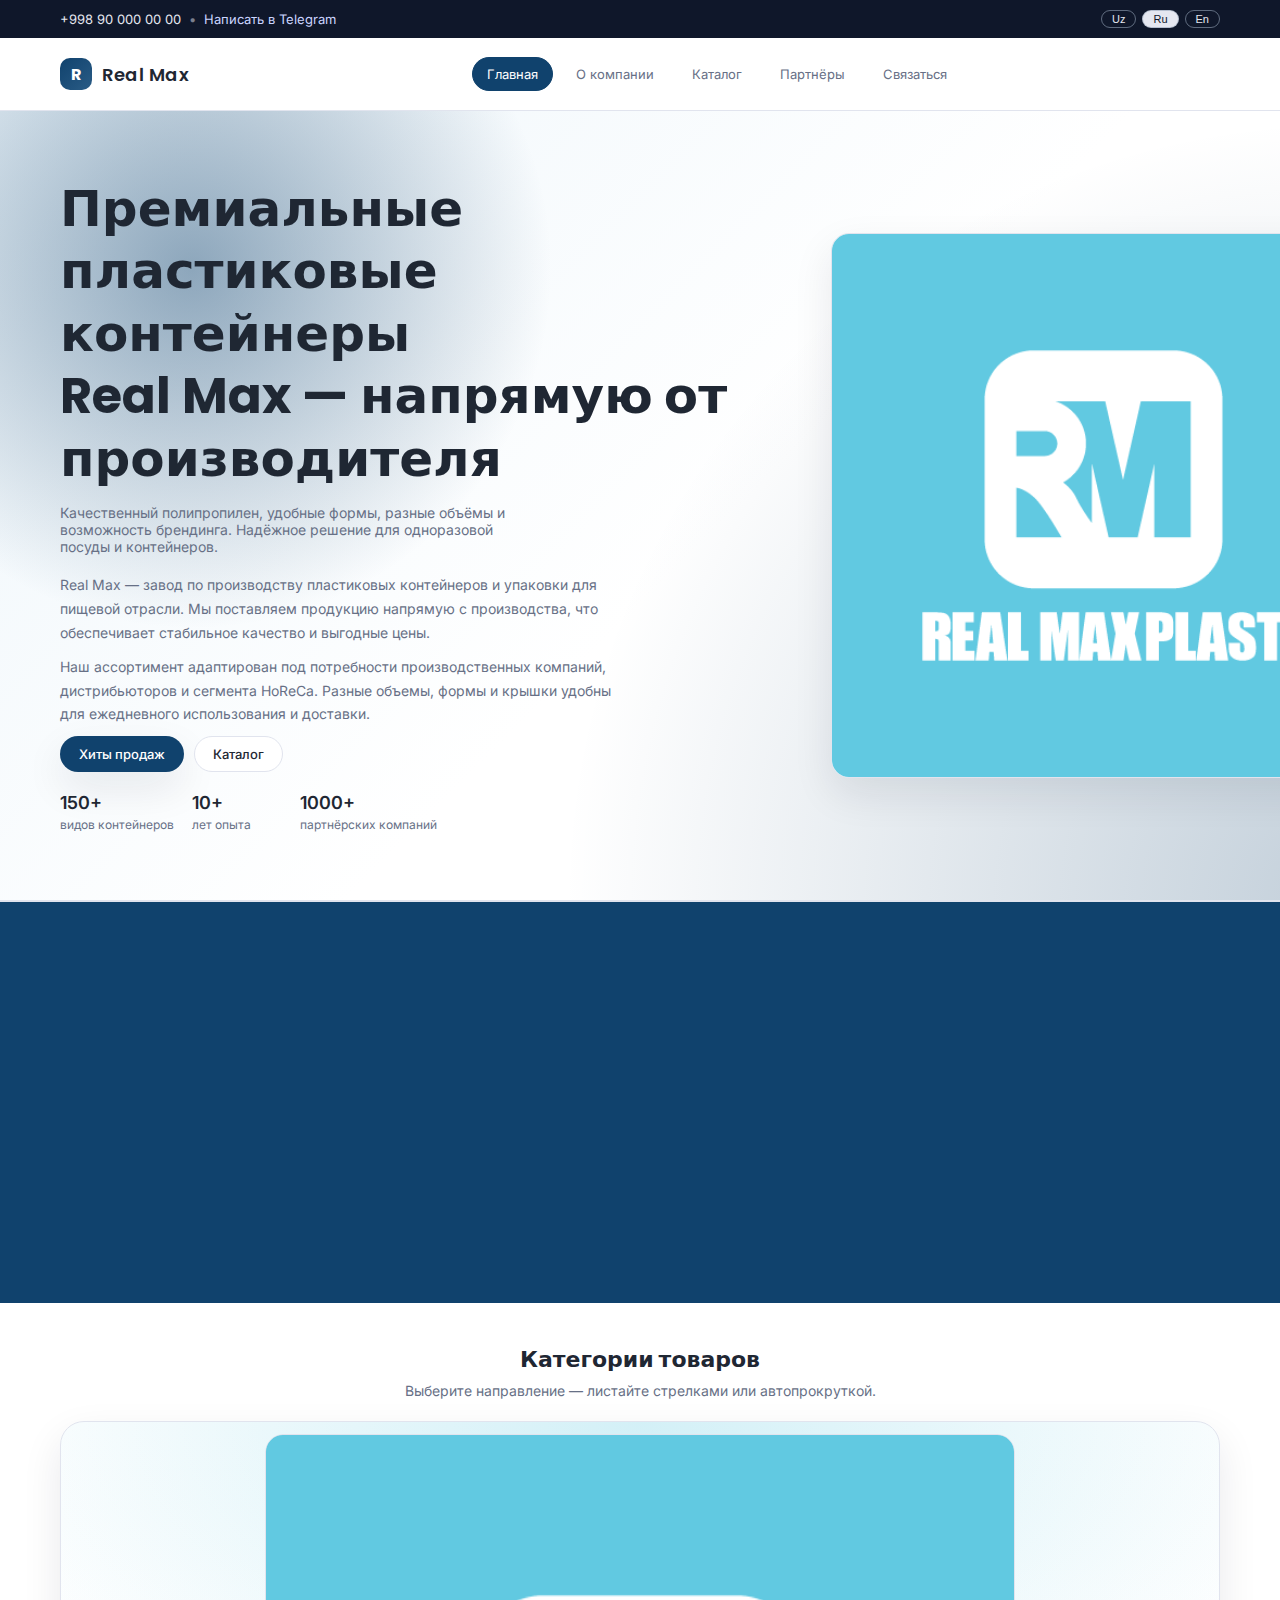
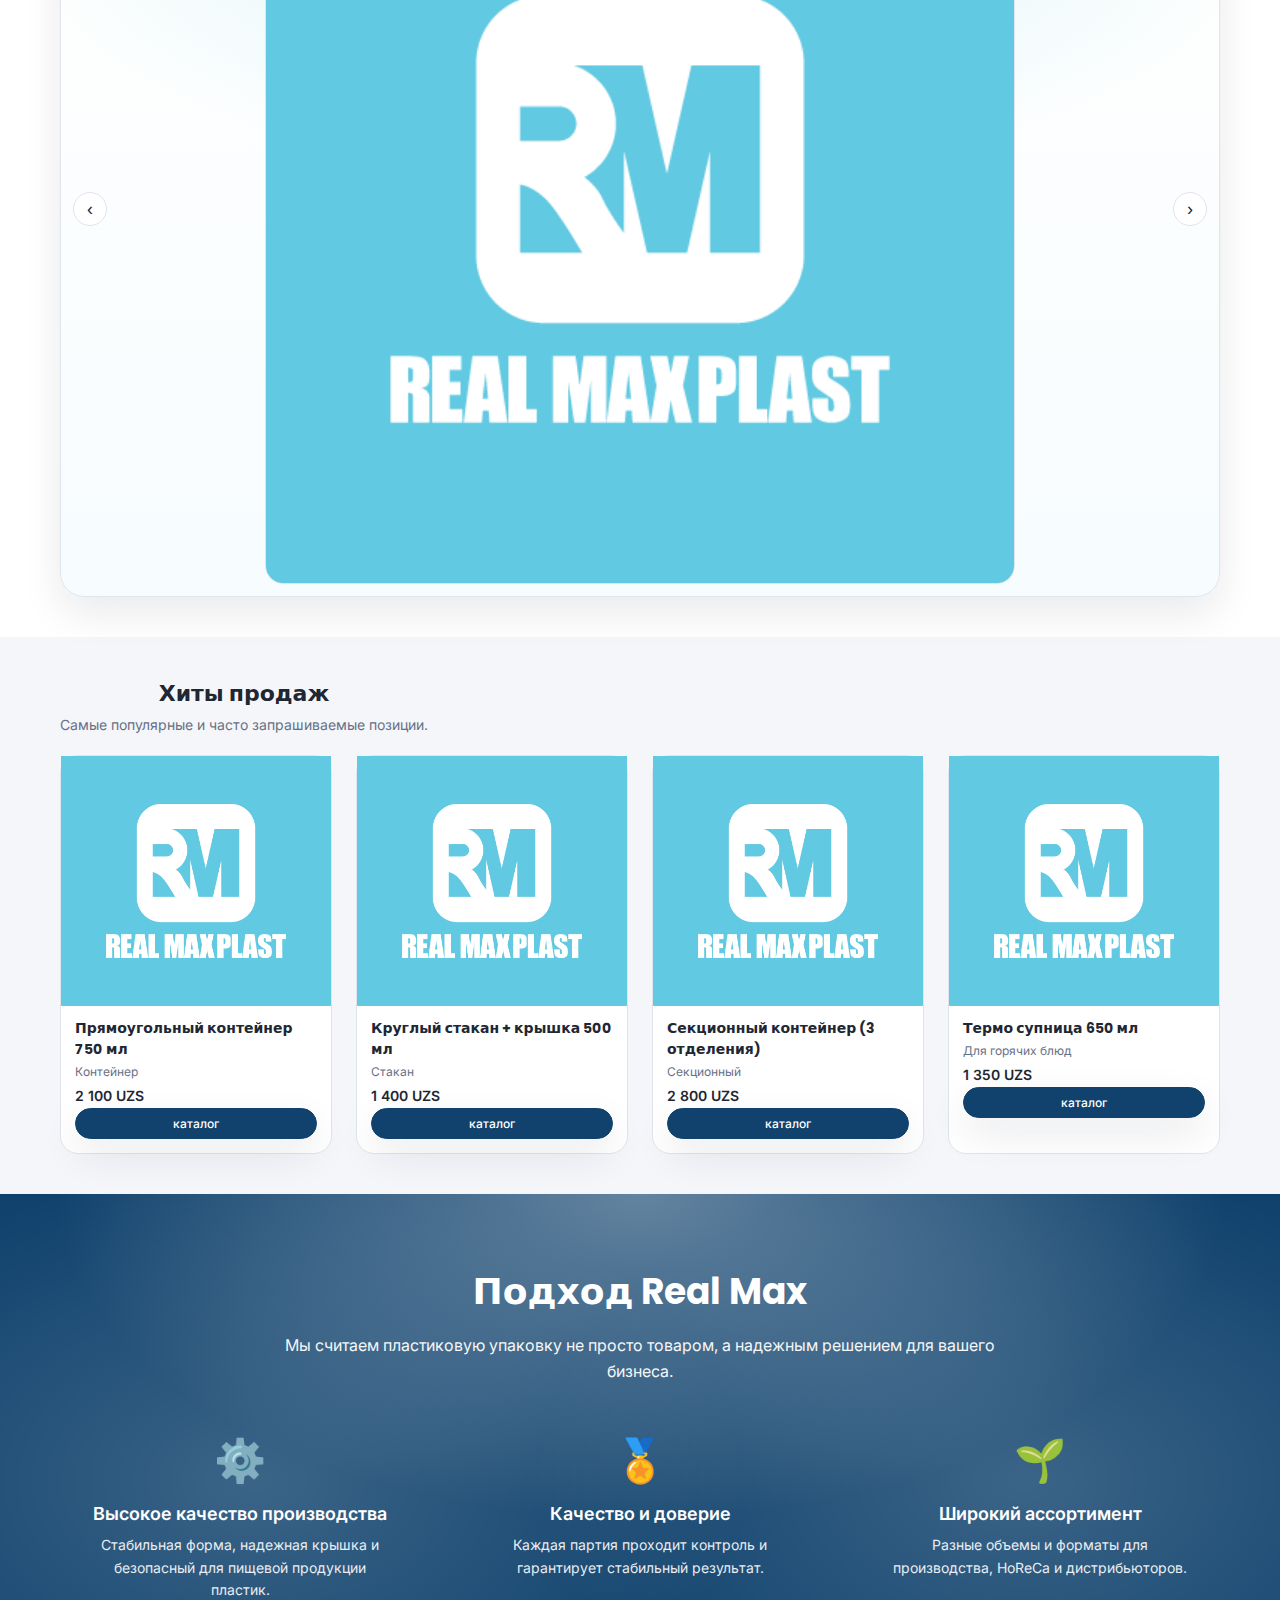
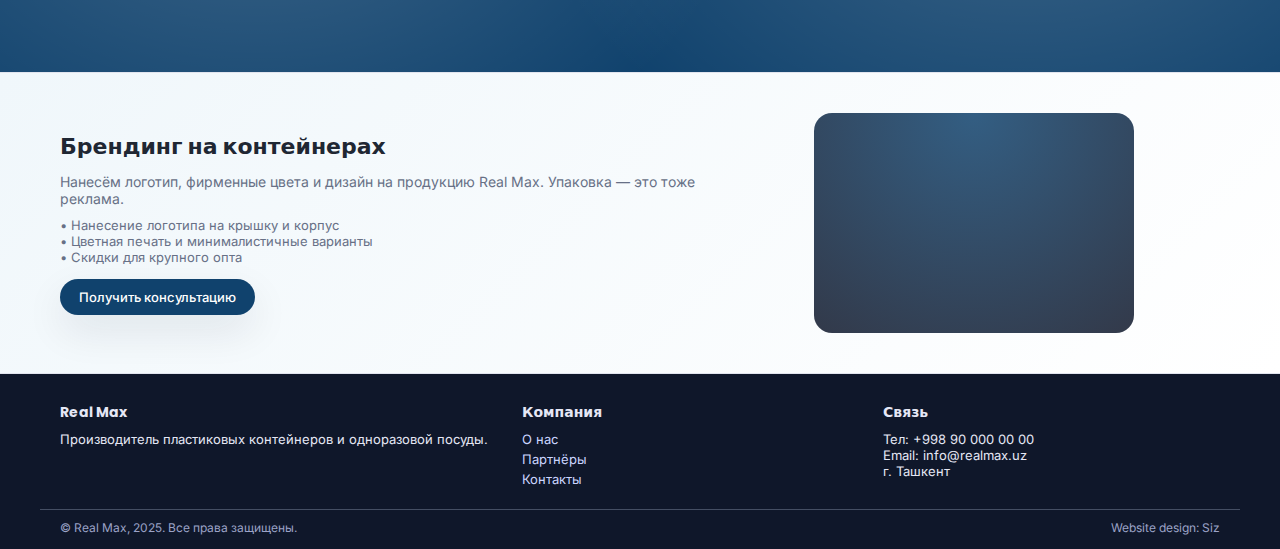
<file: index.html>
<!DOCTYPE html>
<html lang="ru">
<head>
  <meta charset="UTF-8">
  <title>Real Max – Plastik idishlar va konteynerlar</title>
  <meta name="viewport" content="width=device-width, initial-scale=1.0">

  <!-- Google Fonts -->
  <link href="https://fonts.googleapis.com/css2?family=Inter:wght@400;500;600&family=Poppins:wght@500;600;700&display=swap" rel="stylesheet">

  <!-- CSS -->
  <link rel="stylesheet" href="styles.css">
</head>
<body>

  <!-- Header / Nav -->
  <header class="header">
    <!-- Yuqori panel (telefon, telegram, til) -->
  <div class="topbar">
    <div class="container topbar-inner">
      <div class="topbar-left">
        <span class="topbar-phone">+998 90 000 00 00</span>
        <span class="topbar-sep">•</span>
        <a href="#" class="topbar-link" data-i18n="topbar_telegram">Написать в Telegram</a>
      </div>
      <div class="topbar-right">
        <button class="lang-chip" data-lang="uz">Uz</button>
        <button class="lang-chip active" data-lang="ru">Ru</button>
        <button class="lang-chip" data-lang="en">En</button>
      </div>
    </div>
  </div>
    <div class="container header-inner">
      <a class="logo" href="index.html" aria-label="Real Max">
        <span class="logo-mark">R</span>
        <span class="logo-text">Real Max</span>
      </a>

      <nav class="nav-main" aria-label="Main navigation">
        <a class="nav-link nav-link-active" href="index.html" data-i18n="nav_home">Главная</a>
        <a class="nav-link" href="about.html" data-i18n="nav_about">О компании</a>
        <a class="nav-link" href="catalog.html" data-i18n="nav_catalog">каталог</a>
        <a class="nav-link" href="partners.html" data-i18n="nav_partners">Партнёры</a>
        <a class="nav-link" href="contact.html" data-i18n="nav_contact">Связаться</a>
      </nav>
    </div>
  </header>

  <!-- Hero + asosiy banner -->
   
  <section class="hero">
    <div class="container hero-inner">
      <div class="hero-left">
        <h1 data-i18n="hero_title">
          Премиальные пластиковые контейнеры<br>Real Max — напрямую от производителя
        </h1>

        <p class="hero-text" data-i18n="hero_text">
          Качественный полипропилен, удобные формы, разные объёмы и возможность брендинга.
          Надёжное решение для одноразовой посуды и контейнеров.
        </p>
<div class="hero-desc">
  <p data-i18n="hero_desc_1">
    Real Max — завод по производству пластиковых контейнеров и упаковки для пищевой отрасли.
    Мы поставляем продукцию напрямую с производства, что обеспечивает стабильное качество
    и выгодные цены.
  </p>

  <p data-i18n="hero_desc_2">
    Наш ассортимент адаптирован под потребности производственных компаний,
    дистрибьюторов и сегмента HoReCa. Разные объемы, формы и крышки удобны
    для ежедневного использования и доставки.
  </p>
</div>

<div class="hero-actions">
          <a href="#hits" class="btn primary" data-i18n="hero_btn_hits">Хиты продаж</a>
          <a href="catalog.html" class="btn ghost" data-i18n="hero_btn_categories">Все категории</a>
        </div>
        <div class="hero-stats">
          <div class="stat-item">
            <span class="stat-number">150+</span>
            <span class="stat-label" data-i18n="stat_1">видов контейнеров</span>
          </div>
          <div class="stat-item">
            <span class="stat-number">10+</span>
            <span class="stat-label" data-i18n="stat_2">лет опыта</span>
          </div>
          <div class="stat-item">
            <span class="stat-number">1000+</span>
            <span class="stat-label" data-i18n="stat_3">партнёрских компаний</span>
          </div>
        </div>
      </div>

      <div class="hero-product-card">
  <div class="hero-product-image">
    <img src="./images/real-max-logo.png" alt="Termo konteyner">
  </div>
</div>

    </div>
  </section>
<section class="rm-mission">
  <div class="container rm-mission-inner">

  <h2 class="rm-mission-title reveal-up" data-i18n="mission_title">
    Sifatli konteynerlar va bir martalik idishlar
  </h2>

  <div class="rm-mission-line reveal-up" aria-hidden="true"></div>

  <p class="rm-mission-lead reveal-up" data-i18n="mission_lead">
    Наша цель — предлагать удобные, безопасные и стабильные упаковочные решения для вашего бизнеса.
  </p>

  <p class="rm-mission-text reveal-up" data-i18n="mission_text">
    Real Max — производитель пластиковой упаковки из полипропилена для пищевой продукции.
    Контейнеры, секционные форматы, стаканы и термо-решения: для производства, дистрибуции и HoReCa.
    При необходимости выполняем брендирование продукции.
  </p>

</div>

</section>

  <section id="cat-carousel" class="section">
  <div class="container">
    <div class="section-header">
      <h2 data-i18n="cat_car_title">Категории товаров</h2>
      <p data-i18n="cat_car_sub">Выберите направление — листайте стрелками или автопрокруткой.</p>
    </div>

    <div class="rm-carousel" aria-label="Category carousel">
      <button class="rm-carousel-btn prev" type="button" aria-label="Prev">‹</button>

      <div class="rm-carousel-viewport">
        <div class="rm-carousel-track">
          <!-- ITEM 1 -->
          <a class="rm-carousel-item" href="catalog.html">
            <img src="./images/real-max-logo.png" alt="Пластиковые контейнеры">
          </a>

          <!-- ITEM 2 -->
          <a class="rm-carousel-item" href="catalog.html">
            <img src="./images/real-max-logo.png" alt="Круглые ёмкости">
          </a>

          <!-- ITEM 3 -->
          <a class="rm-carousel-item" href="catalog.html">
            <img src="./images/real-max-logo.png" alt="Секционные контейнеры">
          </a>

          <!-- ITEM 4 -->
          <a class="rm-carousel-item" href="catalog.html">
            <img src="./images/real-max-logo.png" alt="Одноразовая посуда">
          </a>
        </div>
      </div>

      <button class="rm-carousel-btn next" type="button" aria-label="Next">›</button>
    </div>
  </div>
</section>


  <!-- Hit mahsulotlar -->
<section id="hits" class="section section-alt">
  <div class="container">
    <div class="section-header section-header-row">
      <div>
        <h2 data-i18n="hits_title">Хиты продаж</h2>
        <p data-i18n="hits_sub">Самые популярные и часто запрашиваемые позиции.</p>
      </div>
    </div>

    <div class="product-grid">
      <!-- CARD 1 -->
      <div class="product-card has-preview">
        <div class="product-badge" data-i18n="badge_hit">Хит</div>
        <div class="product-img">
          <img src="./images/real-max-logo.png" alt="Прямоугольный контейнер 750 мл">
        </div>

        <div class="product-body">
          <h3 data-i18n="p1_title">Прямоугольный контейнер 750 мл</h3>
          <p class="product-cat" data-i18n="p1_cat">Контейнер</p>
          <p class="product-price">2 100 UZS</p>
          <a href="catalog.html" class="btn mini full btn-katalog" data-i18n="cta_request_price">каталог</a>
        </div>
      </div>

      <!-- CARD 2 -->
      <div class="product-card has-preview">
        <div class="product-img">
          <img src="./images/real-max-logo.png" alt="Круглый стакан + крышка 500 мл">
        </div>

        <div class="product-body">
          <h3 data-i18n="p2_title">Круглый стакан + крышка 500 мл</h3>
          <p class="product-cat" data-i18n="p2_cat">Стакан</p>
          <p class="product-price">1 400 UZS</p>
          <a href="catalog.html" class="btn mini full btn-katalog" data-i18n="cta_request_price">каталог</a>
        </div>
      </div>

      <!-- CARD 3 -->
      <div class="product-card has-preview">
        <div class="product-img">
          <img src="./images/real-max-logo.png" alt="Секционный контейнер (3 отделения)">
        </div>

       <div class="product-body">
          <h3 data-i18n="p3_title">Секционный контейнер (3 отделения)</h3>
          <p class="product-cat" data-i18n="p3_cat">Секционный</p>
          <p class="product-price">2 800 UZS</p>
          <a href="catalog.html" class="btn mini full btn-katalog" data-i18n="cta_request_price">каталог</a>
        </div>
      </div>

      <!-- CARD 4 -->
      <div class="product-card has-preview">
        <div class="product-img">
          <img src="./images/real-max-logo.png" alt="Термо супница 650 мл">
        </div>
        
        <div class="product-body">
          <h3 data-i18n="p4_title">Термо супница 650 мл</h3>
          <p class="product-cat" data-i18n="p4_cat">Для горячих блюд</p>
          <p class="product-price">1 350 UZS</p>
          <a href="catalog.html" class="btn mini full btn-katalog" data-i18n="cta_request_price">каталог</a>
        </div>
      </div>
    </div>
  </div>
</section>
<section class="rm-values">
  <div class="container rm-values-inner">

    <h2 class="rm-values-title" data-i18n="home_values_title">
      Подход Real Max
    </h2>

    <p class="rm-values-sub" data-i18n="home_values_sub">
      Мы считаем пластиковую упаковку не просто товаром, а надежным решением для вашего бизнеса.
    </p>

    <div class="rm-values-grid">

      <div class="rm-value-item">
        <div class="rm-value-icon">⚙️</div>
        <h4 data-i18n="home_values_v1_title">Высокое качество производства</h4>
        <p data-i18n="home_values_v1_text">
          Стабильная форма, надежная крышка и безопасный для пищевой продукции пластик.
        </p>
      </div>

      <div class="rm-value-item">
        <div class="rm-value-icon">🏅</div>
        <h4 data-i18n="home_values_v2_title">Качество и доверие</h4>
        <p data-i18n="home_values_v2_text">
          Каждая партия проходит контроль и гарантирует стабильный результат.
        </p>
      </div>

      <div class="rm-value-item">
        <div class="rm-value-icon">🌱</div>
        <h4 data-i18n="home_values_v3_title">Широкий ассортимент</h4>
        <p data-i18n="home_values_v3_text">
          Разные объемы и форматы для производства, HoReCa и дистрибьюторов.
        </p>
      </div>

    </div>
  </div>
</section>

  <!-- Brending xizmatlari bo‘limi -->
  <section class="section branding">
    <div class="container branding-inner">
      <div class="branding-text">
        <h2 data-i18n="brand_title">Брендинг на контейнерах</h2>
        <p data-i18n="brand_text">
          Нанесём логотип, фирменные цвета и дизайн на продукцию Real Max. Упаковка — это тоже реклама.
        </p>
        <ul>
          <li data-i18n="brand_li1">• Нанесение логотипа на крышку и корпус</li>
          <li data-i18n="brand_li2">• Цветная печать и минималистичные варианты</li>
          <li data-i18n="brand_li3">• Скидки для крупного опта</li>
        </ul>
        <a class="btn primary" href="contact.html" data-i18n="brand_btn">Получить консультацию</a>
      </div>
      <div class="branding-visual">
        <div class="branding-img"></div>
      </div>
    </div>
  </section>

  <!-- Footer -->
  <footer class="footer">
    <div class="container footer-inner">
      <div class="footer-col">
        <h4>Real Max</h4>
        <p data-i18n="footer_about">Производитель пластиковых контейнеров и одноразовой посуды.</p>
      </div>
      <div class="footer-col">
        <h4 data-i18n="footer_company">Компания</h4>
        <a href="about.html" data-i18n="footer_about_link">О нас</a>
        <a href="partners.html" data-i18n="footer_partners_link">Партнёры</a>
        <a href="contact.html" data-i18n="footer_contacts">Контакты</a>
      </div>
      <div class="footer-col">
        <h4 data-i18n="footer_contact">Связь</h4>
        <p data-i18n="footer_tel">Тел: +998 90 000 00 00</p>
        <p data-i18n="footer_email">Email: info@realmax.uz</p>
        <p data-i18n="footer_city">г. Ташкент</p>
      </div>
    </div>
    <div class="footer-bottom">
      <div class="container footer-bottom-inner">
        <span data-i18n="footer_copy">© Real Max, 2025. Все права защищены.</span>
        <span data-i18n="footer_design">Website design: Siz</span>
      </div>
    </div>
  </footer>

  <script src="script.js"></script>
</body>
</html>
</file>
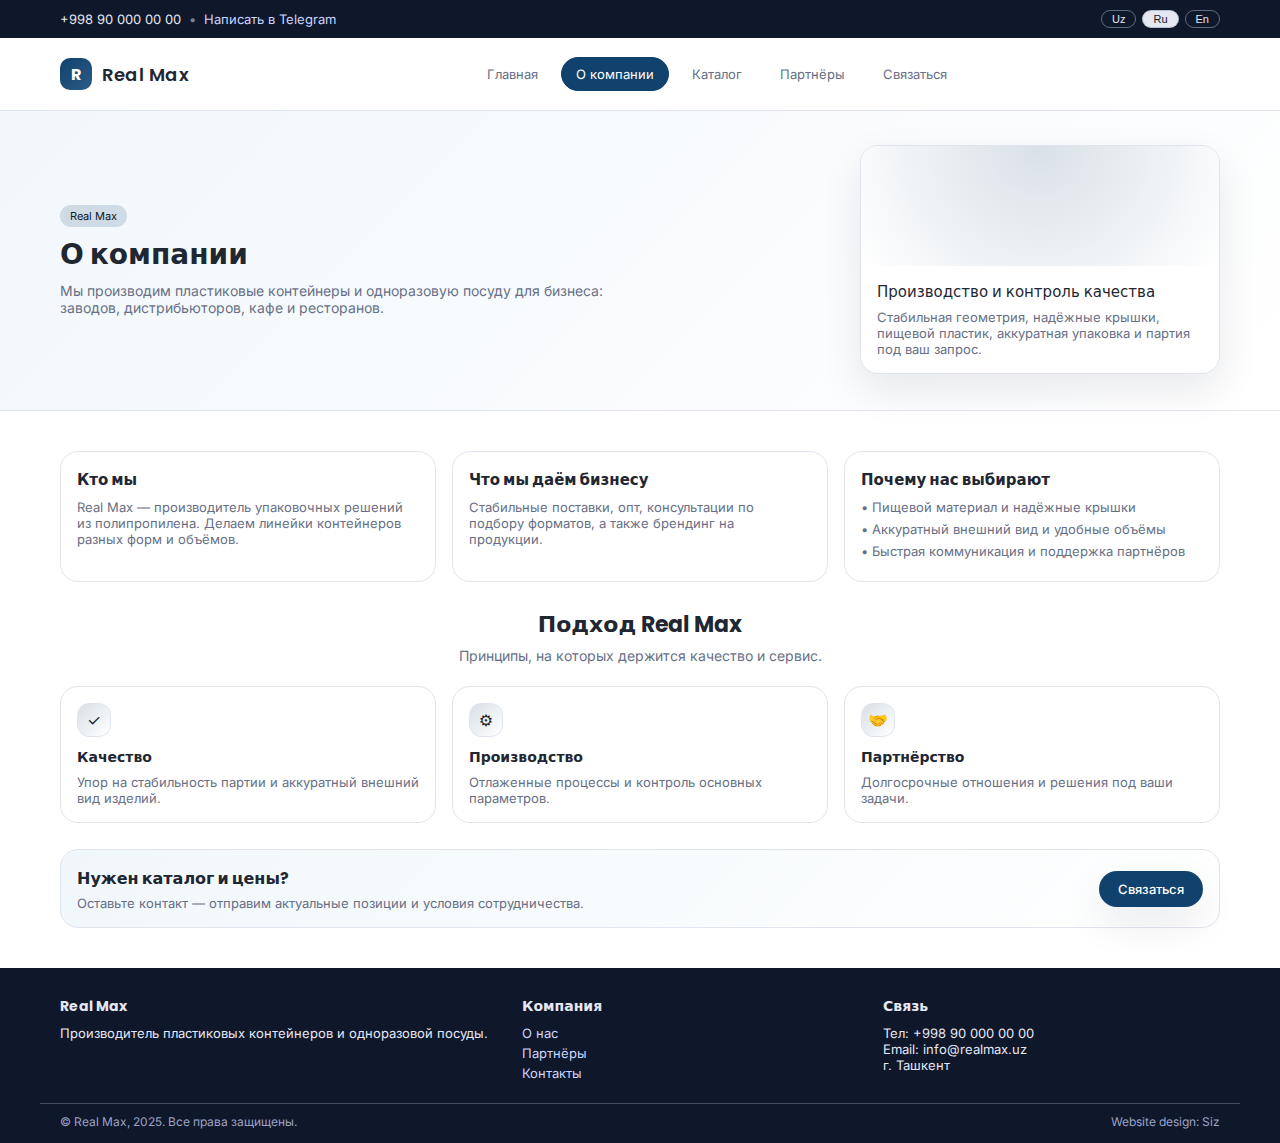
<file: about.html>
<!DOCTYPE html>
<html lang="ru">
<head>
  <meta charset="UTF-8">
  <title>Real Max – О компании</title>
  <meta name="viewport" content="width=device-width, initial-scale=1.0">
  <link href="https://fonts.googleapis.com/css2?family=Inter:wght@400;500;600&family=Poppins:wght@500;600;700&display=swap" rel="stylesheet">
  <link rel="stylesheet" href="styles.css">
</head>
<body>

  <header class="header">
    <!-- Yuqori panel (telefon, telegram, til) -->
  <div class="topbar">
    <div class="container topbar-inner">
      <div class="topbar-left">
        <span class="topbar-phone">+998 90 000 00 00</span>
        <span class="topbar-sep">•</span>
        <a href="#" class="topbar-link" data-i18n="topbar_telegram">Написать в Telegram</a>
      </div>
      <div class="topbar-right">
        <button class="lang-chip" data-lang="uz">Uz</button>
        <button class="lang-chip active" data-lang="ru">Ru</button>
        <button class="lang-chip" data-lang="en">En</button>
      </div>
    </div>
  </div>
    <div class="container header-inner">
      <a class="logo" href="index.html" aria-label="Real Max">
        <span class="logo-mark">R</span>
        <span class="logo-text">Real Max</span>
      </a>

      <nav class="nav-main" aria-label="Main navigation">
        <a class="nav-link" href="index.html" data-i18n="nav_home">Главная</a>
        <a class="nav-link nav-link-active" href="about.html" data-i18n="nav_about">О компании</a>
        <a class="nav-link" href="catalog.html" data-i18n="nav_catalog">каталог</a>
        <a class="nav-link" href="partners.html" data-i18n="nav_partners">Партнёры</a>
        <a class="nav-link" href="contact.html" data-i18n="nav_contact">Связаться</a>
      </nav>
    </div>
  </header>

  <section class="page-hero">
    <div class="container page-hero-inner">
      <div>
        <div class="page-chip" data-i18n="about_chip">Real Max</div>
        <h1 class="page-title" data-i18n="about_title">О компании</h1>
        <p class="page-sub" data-i18n="about_sub">
          Мы производим пластиковые контейнеры и одноразовую посуду для бизнеса: заводов, дистрибьюторов, кафе и ресторанов.
        </p>
      </div>
      <div class="page-hero-card">
        <div class="page-hero-card-top"></div>
        <div class="page-hero-card-body">
          <div class="page-hero-card-title" data-i18n="about_card_title">Производство и контроль качества</div>
          <div class="page-hero-card-text" data-i18n="about_card_text">
            Стабильная геометрия, надёжные крышки, пищевой пластик, аккуратная упаковка и партия под ваш запрос.
          </div>
        </div>
      </div>
    </div>
  </section>

  <section class="section">
    <div class="container">
      <div class="info-grid">
        <div class="info-card">
          <h3 data-i18n="about_b1_title">Кто мы</h3>
          <p data-i18n="about_b1_text">
            Real Max — производитель упаковочных решений из полипропилена. Делаем линейки контейнеров разных форм и объёмов.
          </p>
        </div>

        <div class="info-card">
          <h3 data-i18n="about_b2_title">Что мы даём бизнесу</h3>
          <p data-i18n="about_b2_text">
            Стабильные поставки, опт, консультации по подбору форматов, а также брендинг на продукции.
          </p>
        </div>

        <div class="info-card">
          <h3 data-i18n="about_b3_title">Почему нас выбирают</h3>
          <ul class="bullet">
            <li data-i18n="about_b3_li1">• Пищевой материал и надёжные крышки</li>
            <li data-i18n="about_b3_li2">• Аккуратный внешний вид и удобные объёмы</li>
            <li data-i18n="about_b3_li3">• Быстрая коммуникация и поддержка партнёров</li>
          </ul>
        </div>
      </div>

      <div class="section-header" style="margin-top:26px;">
        <h2 data-i18n="about_values_title">Подход Real Max</h2>
        <p data-i18n="about_values_sub">Принципы, на которых держится качество и сервис.</p>
      </div>

      <div class="value-grid">
        <div class="value-card">
          <div class="value-icon">✓</div>
          <h4 data-i18n="about_v1_title">Качество</h4>
          <p data-i18n="about_v1_text">Упор на стабильность партии и аккуратный внешний вид изделий.</p>
        </div>
        <div class="value-card">
          <div class="value-icon">⚙</div>
          <h4 data-i18n="about_v2_title">Производство</h4>
          <p data-i18n="about_v2_text">Отлаженные процессы и контроль основных параметров.</p>
        </div>
        <div class="value-card">
          <div class="value-icon">🤝</div>
          <h4 data-i18n="about_v3_title">Партнёрство</h4>
          <p data-i18n="about_v3_text">Долгосрочные отношения и решения под ваши задачи.</p>
        </div>
      </div>

      <div class="cta-panel">
        <div>
          <h3 data-i18n="about_cta_title">Хотите каталог и цены?</h3>
          <p data-i18n="about_cta_text">Оставьте контакт — отправим актуальные позиции и условия сотрудничества.</p>
        </div>
        <a class="btn primary" href="contact.html" data-i18n="about_cta_btn">Связаться</a>
      </div>
    </div>
  </section>

  <footer class="footer">
    <div class="container footer-inner">
      <div class="footer-col">
        <h4>Real Max</h4>
        <p data-i18n="footer_about">Производитель пластиковых контейнеров и одноразовой посуды.</p>
      </div>
      <div class="footer-col">
        <h4 data-i18n="footer_company">Компания</h4>
        <a href="about.html" data-i18n="footer_about_link">О нас</a>
        <a href="partners.html" data-i18n="footer_partners_link">Партнёры</a>
        <a href="contact.html" data-i18n="footer_contacts">Контакты</a>
      </div>
      <div class="footer-col">
        <h4 data-i18n="footer_contact">Связь</h4>
        <p data-i18n="footer_tel">Тел: +998 90 000 00 00</p>
        <p data-i18n="footer_email">Email: info@realmax.uz</p>
        <p data-i18n="footer_city">г. Ташкент</p>
      </div>
    </div>
    <div class="footer-bottom">
      <div class="container footer-bottom-inner">
        <span data-i18n="footer_copy">© Real Max, 2025. Все права защищены.</span>
        <span data-i18n="footer_design">Website design: Siz</span>
      </div>
    </div>
  </footer>

  <script src="script.js"></script>
</body>
</html>
</file>
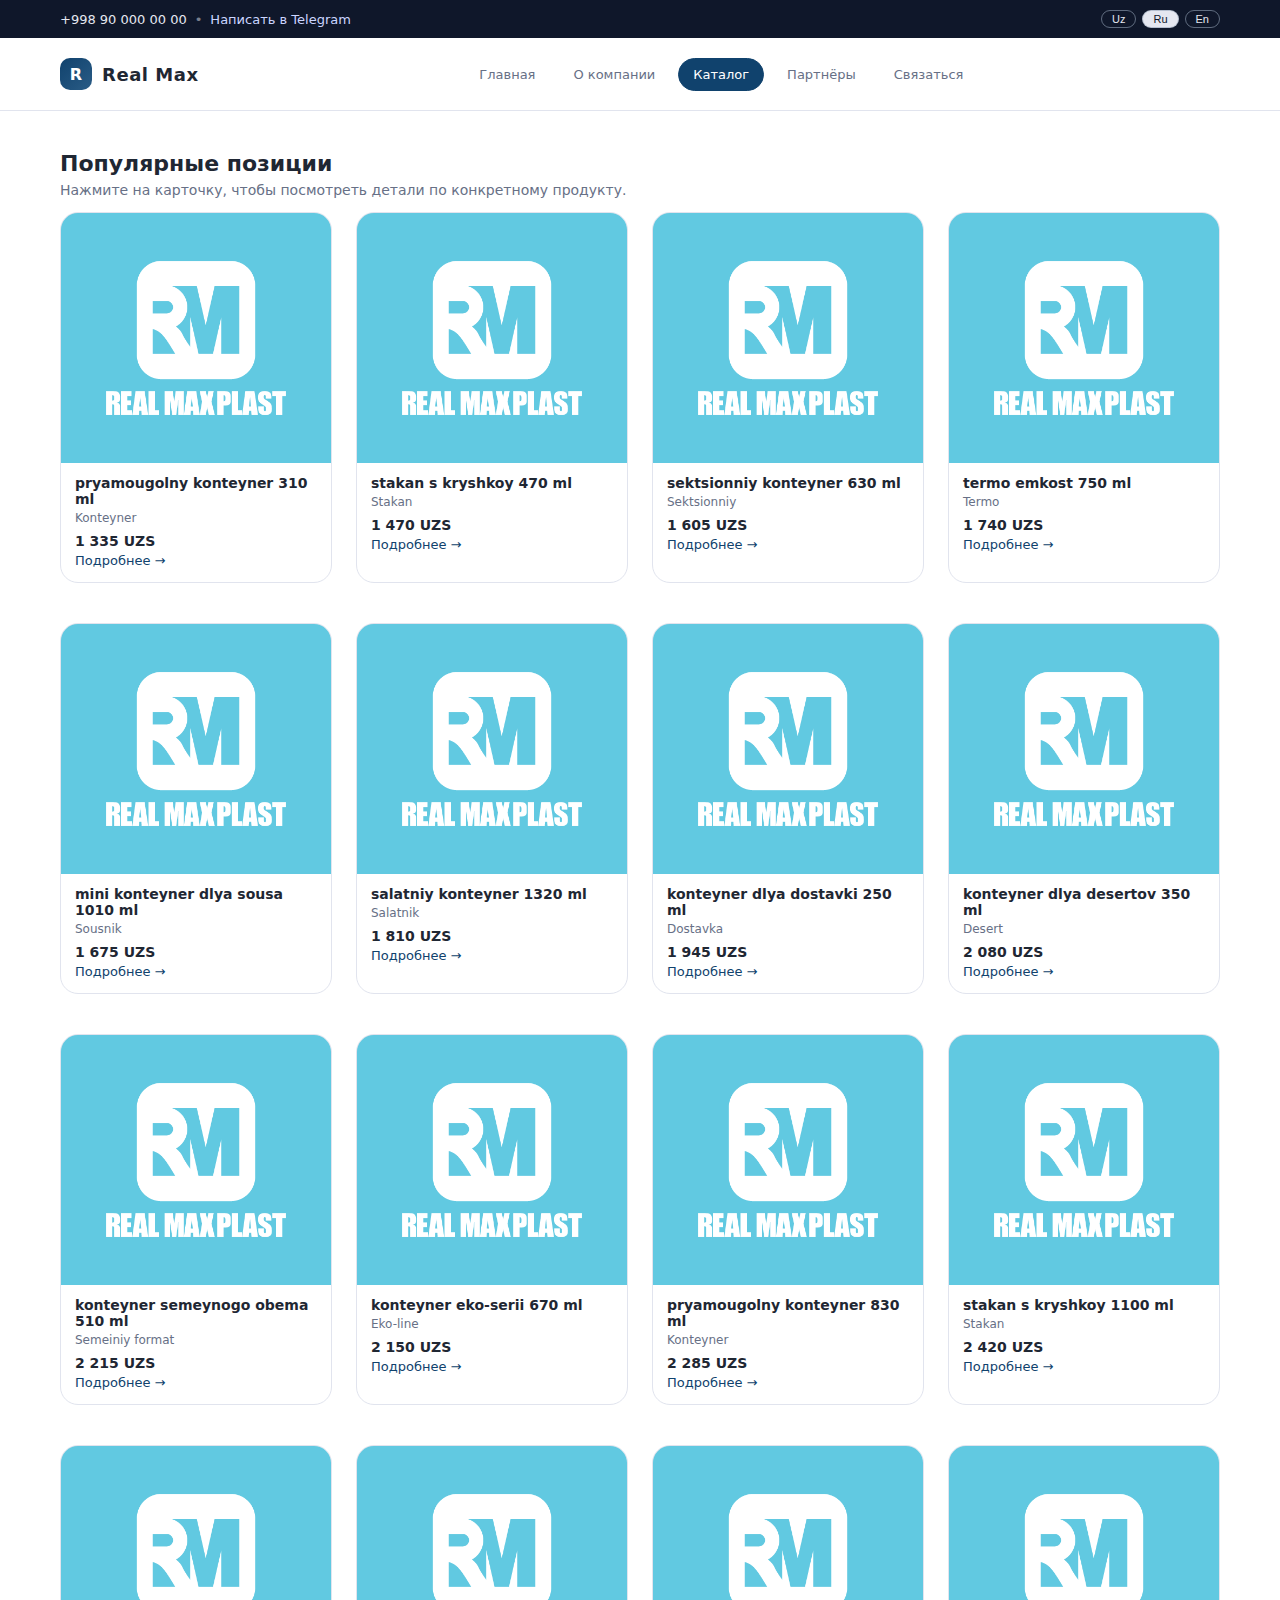
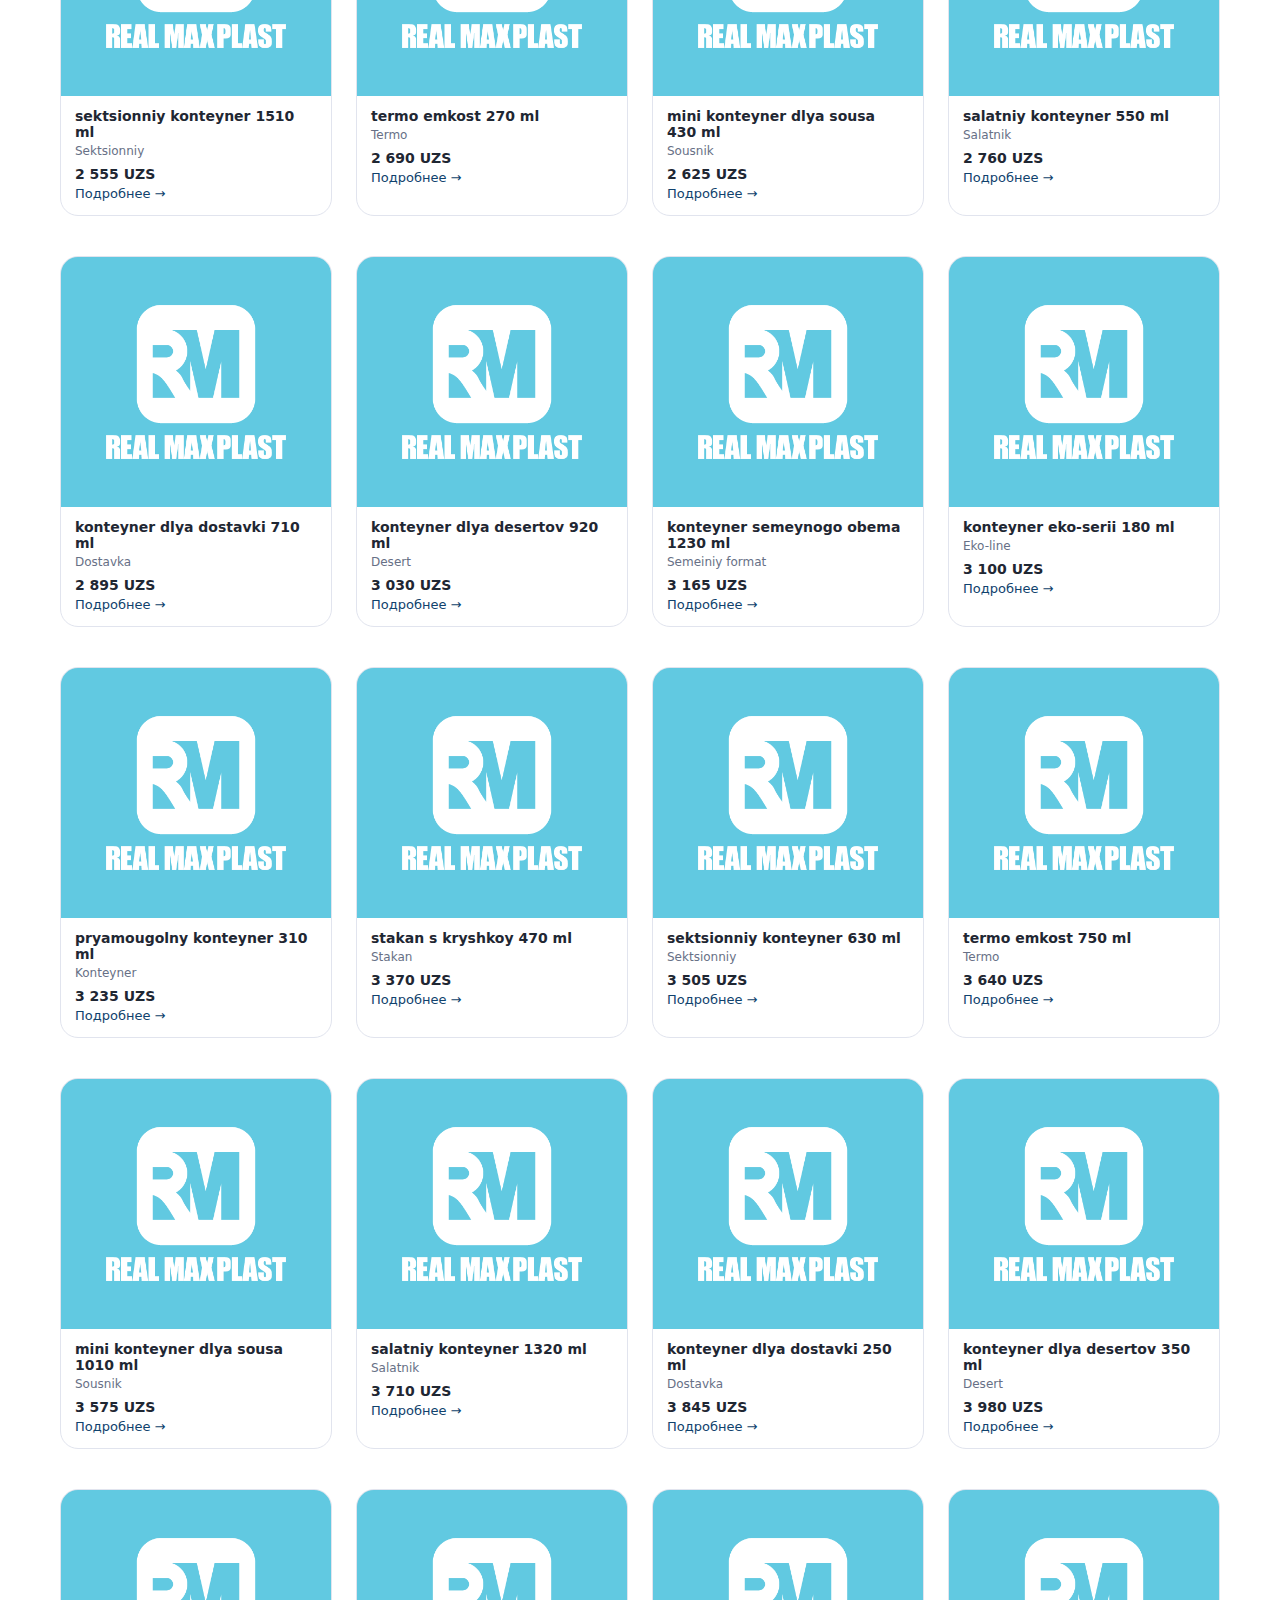
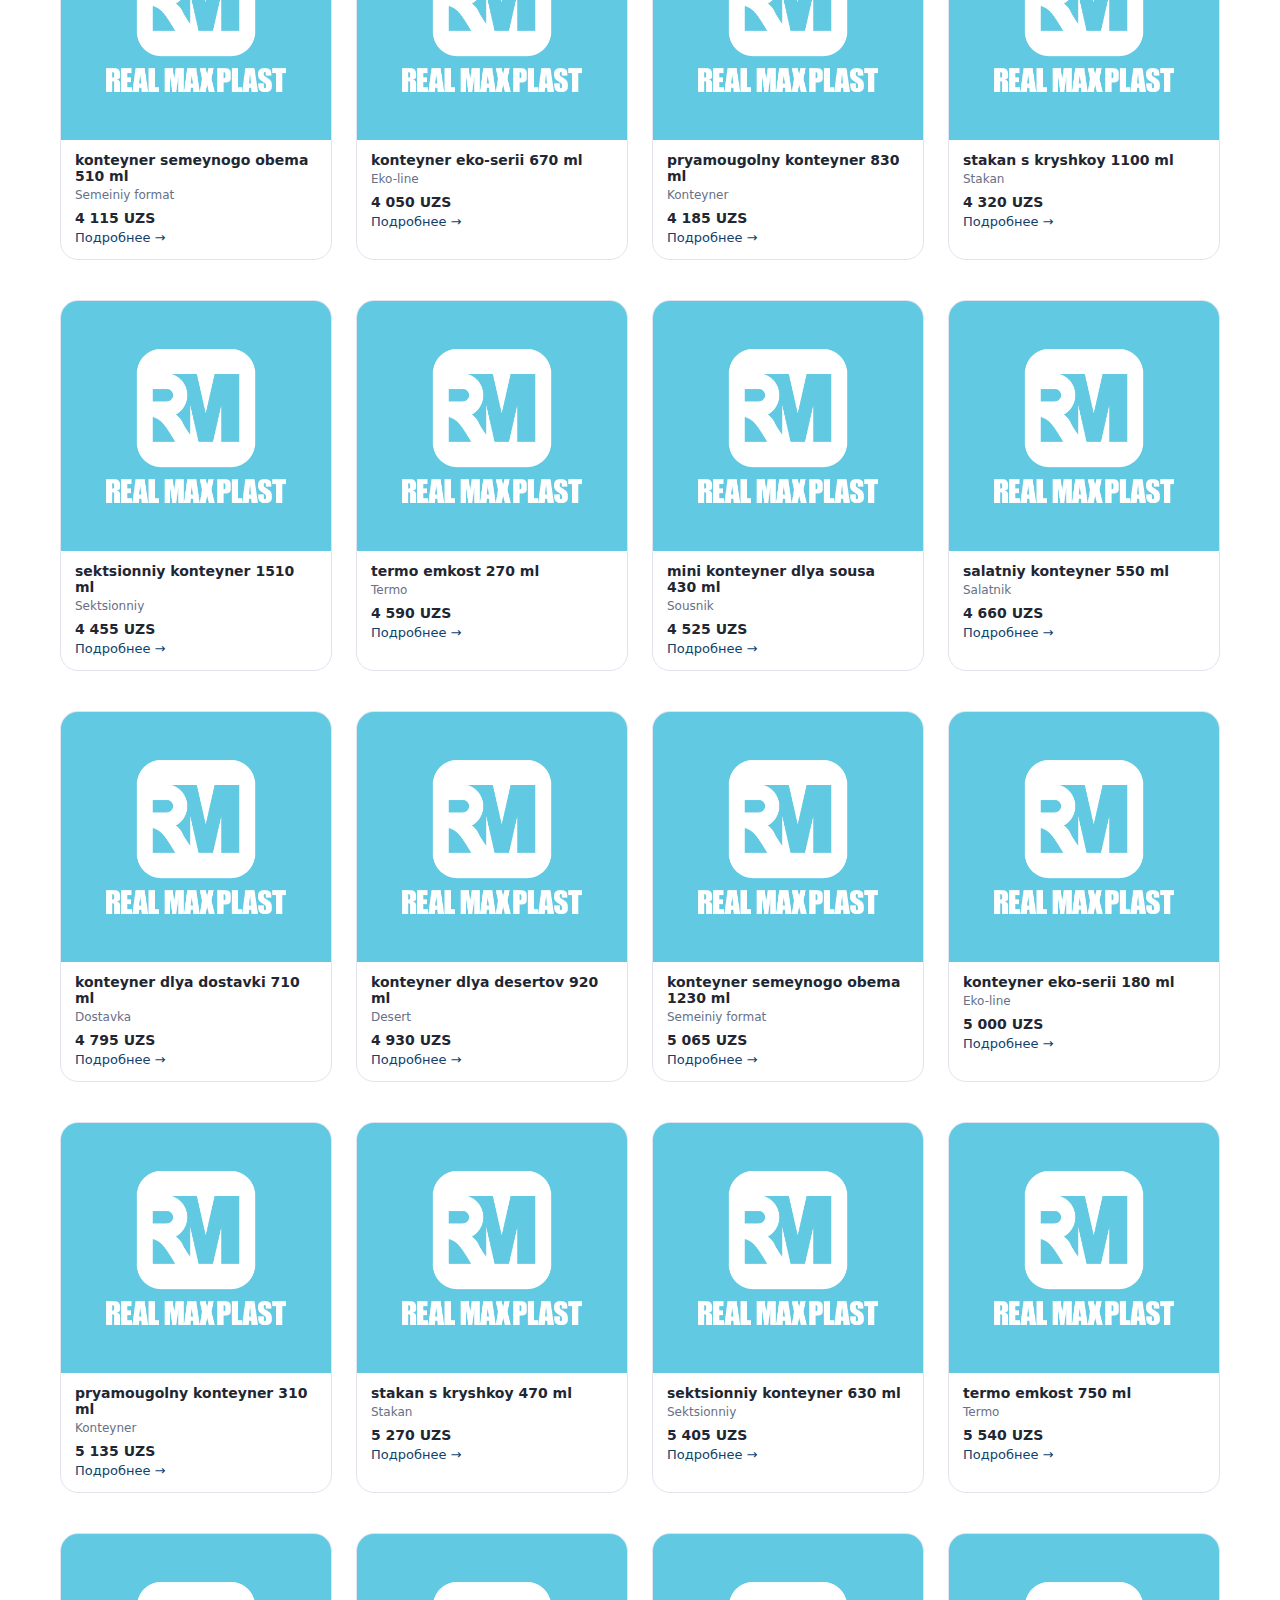
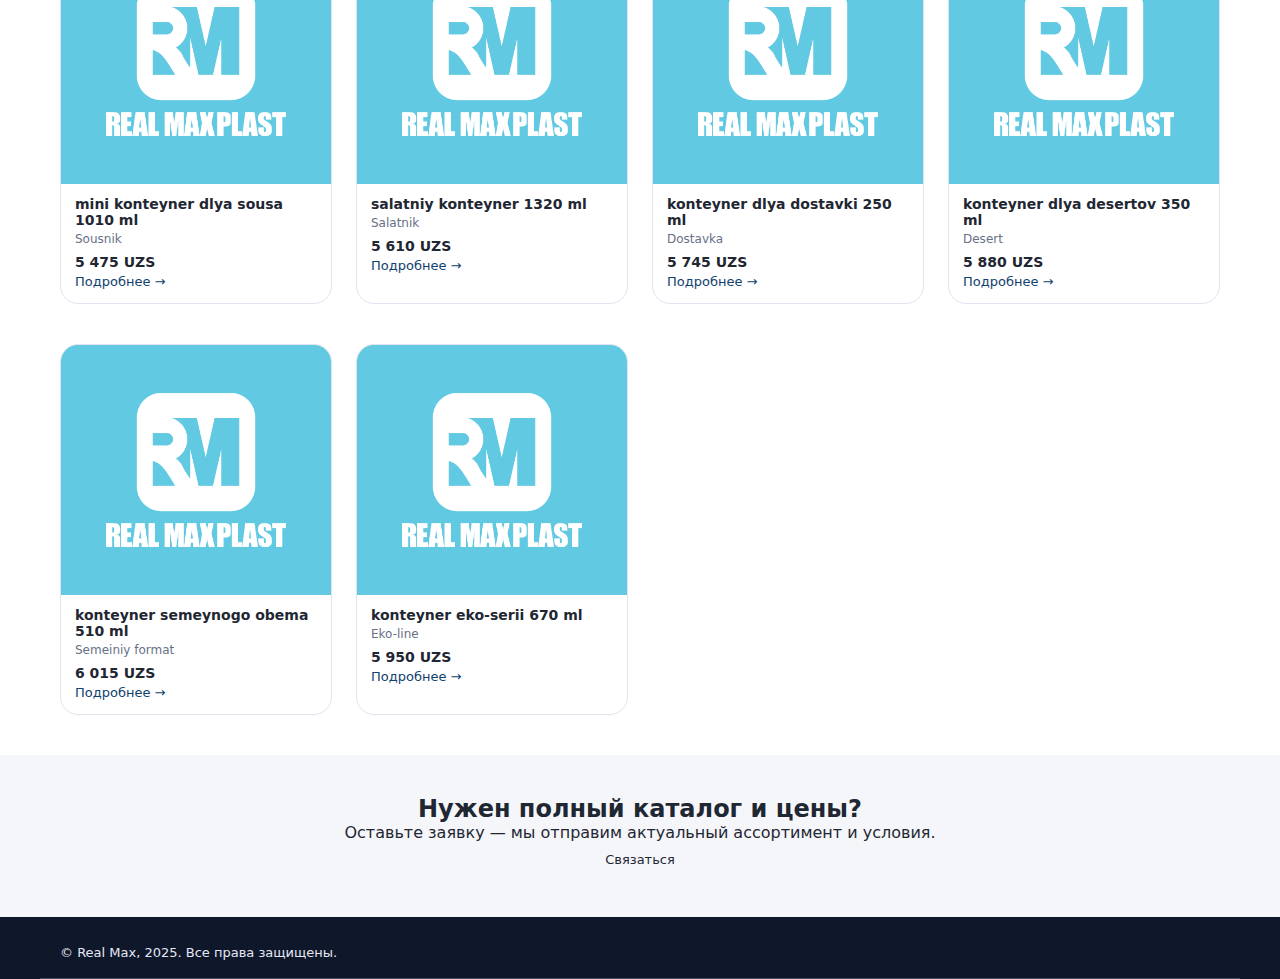
<file: catalog.html>
﻿<!DOCTYPE html>
<html lang="ru">
<head>
  <meta charset="UTF-8" />
  <meta name="viewport" content="width=device-width, initial-scale=1.0" />
  <title data-i18n="catalog_page_title">Каталог продукции — Real Max</title>
  <link rel="stylesheet" href="./styles.css" />
</head>
<body>
  <header class="header">
    <div class="topbar">
      <div class="container topbar-inner">
        <div class="topbar-left">
          <span class="topbar-phone">+998 90 000 00 00</span>
          <span class="topbar-sep">•</span>
          <a href="#" class="topbar-link" data-i18n="topbar_telegram">Написать в Telegram</a>
        </div>
        <div class="topbar-right">
          <button class="lang-chip" data-lang="uz">Uz</button>
          <button class="lang-chip active" data-lang="ru">Ru</button>
          <button class="lang-chip" data-lang="en">En</button>
        </div>
      </div>
    </div>

    <div class="container header-inner">
      <a class="logo" href="index.html" aria-label="Real Max">
        <span class="logo-mark">R</span>
        <span class="logo-text">Real Max</span>
      </a>
      <nav class="nav-main" aria-label="Main navigation">
        <a class="nav-link" href="index.html" data-i18n="nav_home">Главная</a>
        <a class="nav-link" href="about.html" data-i18n="nav_about">О компании</a>
        <a class="nav-link nav-link-active" href="catalog.html" data-i18n="nav_catalog">Каталог</a>
        <a class="nav-link" href="partners.html" data-i18n="nav_partners">Партнёры</a>
        <a class="nav-link" href="contact.html" data-i18n="nav_contact">Связаться</a>
      </nav>
    </div>
  </header>

  <section class="section">
    <div class="container">
      <div class="section-header" style="text-align:left; margin-bottom:14px;">
        <h2 data-i18n="catalog_products_title">Популярные позиции</h2>
        <p data-i18n="catalog_products_sub">Нажмите на карточку, чтобы посмотреть детали по конкретному продукту.</p>
      </div>
      <div id="catalogGrid" class="product-grid"></div>
    </div>
  </section>

  <section class="section section-alt">
    <div class="container text-center">
      <h2 data-i18n="catalog_cta_title">Нужен полный каталог и цены?</h2>
      <p data-i18n="catalog_cta_text">Оставьте заявку — мы отправим актуальный ассортимент и условия.</p>
      <a href="./contact.html" class="btn btn-primary" data-i18n="catalog_cta_btn">Связаться</a>
    </div>
  </section>

  <footer class="footer">
    <div class="container footer-inner">
      <p data-i18n="footer_copy">© Real Max, 2025. Все права защищены.</p>
    </div>
  </footer>

  <script src="./script.js"></script>
  <script src="./products.js"></script>
  <script>
    (function () {
      const grid = document.getElementById("catalogGrid");
      if (!grid || !window.REALMAX_PRODUCTS) return;

      const ui = {
        uz: { hit: "Hit", more: "Batafsil →" },
        ru: { hit: "Хит", more: "Подробнее →" },
        en: { hit: "Hit", more: "View more →" }
      };

      function getLang() {
        const saved = localStorage.getItem("realmax_lang");
        return saved && ui[saved] ? saved : "ru";
      }

      function renderCatalog() {
        const lang = getLang();
        const labels = ui[lang];

        grid.innerHTML = window.REALMAX_PRODUCTS.map((product, idx) => {
          const t = product[lang] || product.ru;
          const badge = idx % 7 === 0 ? `<div class="product-badge">${labels.hit}</div>` : "";
          return `
            <a class="product-card" href="product.html?id=${product.id}">
              ${badge}
              <div class="product-img">
                <img src="${product.images[0]}" alt="${t.name}">
              </div>
              <div class="product-body">
                <h3>${t.name}</h3>
                <p class="product-cat">${t.category}</p>
                <p class="product-price">${product.price_uzs.toLocaleString("ru-RU")} UZS</p>
                <span class="news-link">${labels.more}</span>
              </div>
            </a>
          `;
        }).join("");
      }

      renderCatalog();
      document.querySelectorAll(".lang-chip").forEach((btn) => {
        btn.addEventListener("click", () => setTimeout(renderCatalog, 0));
      });
    })();
  </script>
</body>
</html>
</file>
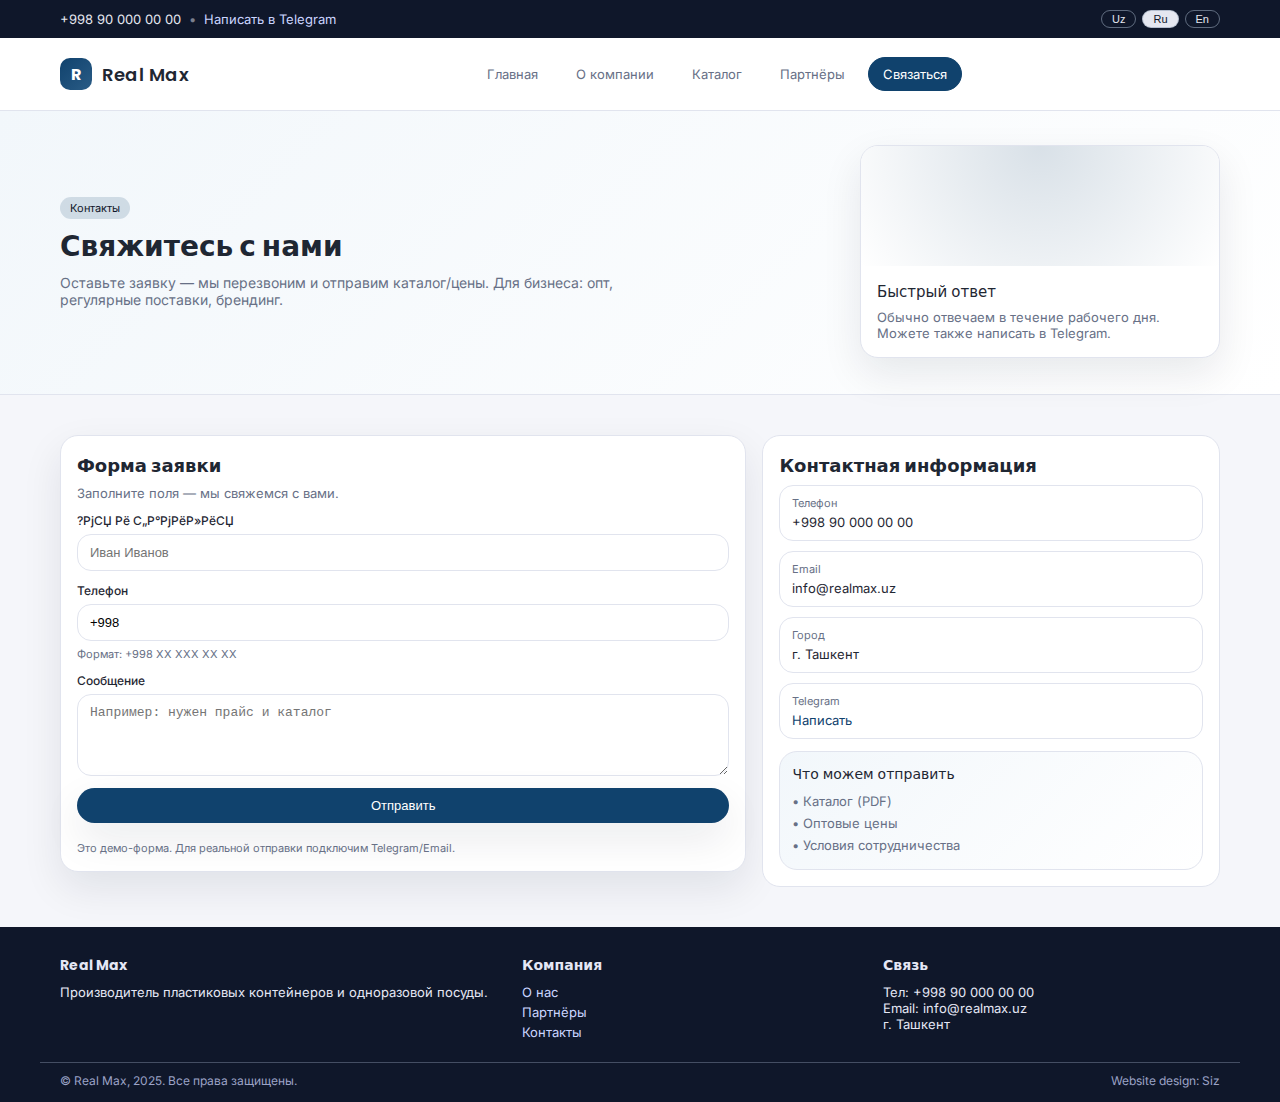
<file: contact.html>
<!DOCTYPE html>
<html lang="ru">
<head>
  <meta charset="UTF-8">
  <title>Real Max – Связаться</title>
  <meta name="viewport" content="width=device-width, initial-scale=1.0">
  <link href="https://fonts.googleapis.com/css2?family=Inter:wght@400;500;600&family=Poppins:wght@500;600;700&display=swap" rel="stylesheet">
  <link rel="stylesheet" href="styles.css">
</head>
<body>

  <header class="header">
    <!-- Yuqori panel (telefon, telegram, til) -->
  <div class="topbar">
    <div class="container topbar-inner">
      <div class="topbar-left">
        <span class="topbar-phone">+998 90 000 00 00</span>
        <span class="topbar-sep">•</span>
        <a href="#" class="topbar-link" data-i18n="topbar_telegram">Написать в Telegram</a>
      </div>
      <div class="topbar-right">
        <button class="lang-chip" data-lang="uz">Uz</button>
        <button class="lang-chip active" data-lang="ru">Ru</button>
        <button class="lang-chip" data-lang="en">En</button>
      </div>
    </div>
  </div>
    <div class="container header-inner">
      <a class="logo" href="index.html" aria-label="Real Max">
        <span class="logo-mark">R</span>
        <span class="logo-text">Real Max</span>
      </a>

      <nav class="nav-main" aria-label="Main navigation">
        <a class="nav-link" href="index.html" data-i18n="nav_home">Главная</a>
        <a class="nav-link" href="about.html" data-i18n="nav_about">О компании</a>
        <a class="nav-link" href="catalog.html" data-i18n="nav_catalog">каталог</a>
        <a class="nav-link" href="partners.html" data-i18n="nav_partners">Партнёры</a>
        <a class="nav-link nav-link-active" href="contact.html" data-i18n="nav_contact">Связаться</a>
      </nav>
    </div>
  </header>

  <section class="page-hero">
    <div class="container page-hero-inner">
      <div>
        <div class="page-chip" data-i18n="contact_chip">Контакты</div>
        <h1 class="page-title" data-i18n="contact_title">Свяжитесь с нами</h1>
        <p class="page-sub" data-i18n="contact_sub">
          Оставьте заявку — мы перезвоним и отправим каталог/цены. Для бизнеса: опт, регулярные поставки, брендинг.
        </p>
      </div>

      <div class="page-hero-card">
        <div class="page-hero-card-top"></div>
        <div class="page-hero-card-body">
          <div class="page-hero-card-title" data-i18n="contact_card_title">Быстрый ответ</div>
          <div class="page-hero-card-text" data-i18n="contact_card_text">
            Обычно отвечаем в течение рабочего дня. Можете также написать в Telegram.
          </div>
        </div>
      </div>
    </div>
  </section>

  <section class="section section-alt">
    <div class="container">
      <div class="contact-grid">
        <div class="contact-card">
          <h2 class="contact-h2" data-i18n="contact_form_title">Форма заявки</h2>
          <p class="contact-p" data-i18n="contact_form_sub">Заполните поля — мы свяжемся с вами.</p>

          <form class="form" id="contactForm">
            <div class="form-row">
              <label class="form-label" for="fullName" data-i18n="contact_name_label">Имя и фамилия</label>
              <input class="form-input" id="fullName" name="fullName" type="text" placeholder="Иван Иванов" required>
            </div>

            <div class="form-row">
              <label class="form-label" for="phone" data-i18n="contact_phone_label">Телефон</label>
              <input class="form-input" id="phone" name="phone" type="tel" placeholder="+998 90 123 45 67" required>
              <div class="form-hint" data-i18n="contact_phone_hint">Формат: +998 XX XXX XX XX</div>
            </div>

            <div class="form-row">
              <label class="form-label" for="message" data-i18n="contact_msg_label">Сообщение</label>
              <textarea class="form-textarea" id="message" name="message" rows="4" placeholder="Например: нужен прайс и каталог"></textarea>
            </div>

            <button class="btn primary full" type="submit" data-i18n="contact_submit">Отправить</button>
            <div class="form-note" data-i18n="contact_note">Это демо-форма. Для реальной отправки подключим Telegram/Email.</div>
          </form>
        </div>

        <div class="contact-card contact-card-side">
          <h2 class="contact-h2" data-i18n="contact_info_title">Контактная информация</h2>
          <div class="contact-info">
            <div class="contact-info-item">
              <div class="contact-info-k" data-i18n="contact_info_phone_k">Телефон</div>
              <div class="contact-info-v">+998 90 000 00 00</div>
            </div>
            <div class="contact-info-item">
              <div class="contact-info-k">Email</div>
              <div class="contact-info-v">info@realmax.uz</div>
            </div>
            <div class="contact-info-item">
              <div class="contact-info-k" data-i18n="contact_info_city_k">Город</div>
              <div class="contact-info-v" data-i18n="footer_city">г. Ташкент</div>
            </div>
            <div class="contact-info-item">
              <div class="contact-info-k">Telegram</div>
              <div class="contact-info-v">
                <a href="#" class="news-link" data-i18n="contact_info_tg_link">Написать</a>
              </div>
            </div>
          </div>

          <div class="mini-card">
            <div class="mini-card-title" data-i18n="contact_side_title">Что можем отправить</div>
            <ul class="bullet" style="margin-top:8px;">
              <li data-i18n="contact_side_li1">• Каталог (PDF)</li>
              <li data-i18n="contact_side_li2">• Оптовые цены</li>
              <li data-i18n="contact_side_li3">• Условия сотрудничества</li>
            </ul>
          </div>
        </div>

      </div>
    </div>
  </section>

  <footer class="footer">
    <div class="container footer-inner">
      <div class="footer-col">
        <h4>Real Max</h4>
        <p data-i18n="footer_about">Производитель пластиковых контейнеров и одноразовой посуды.</p>
      </div>
      <div class="footer-col">
        <h4 data-i18n="footer_company">Компания</h4>
        <a href="about.html" data-i18n="footer_about_link">О нас</a>
        <a href="partners.html" data-i18n="footer_partners_link">Партнёры</a>
        <a href="contact.html" data-i18n="footer_contacts">Контакты</a>
      </div>
      <div class="footer-col">
        <h4 data-i18n="footer_contact">Связь</h4>
        <p data-i18n="footer_tel">Тел: +998 90 000 00 00</p>
        <p data-i18n="footer_email">Email: info@realmax.uz</p>
        <p data-i18n="footer_city">г. Ташкент</p>
      </div>
    </div>
    <div class="footer-bottom">
      <div class="container footer-bottom-inner">
        <span data-i18n="footer_copy">© Real Max, 2025. Все права защищены.</span>
        <span data-i18n="footer_design">Website design: Siz</span>
      </div>
    </div>
  </footer>
  

  <script src="script.js"></script>
</body>
</html>
</file>
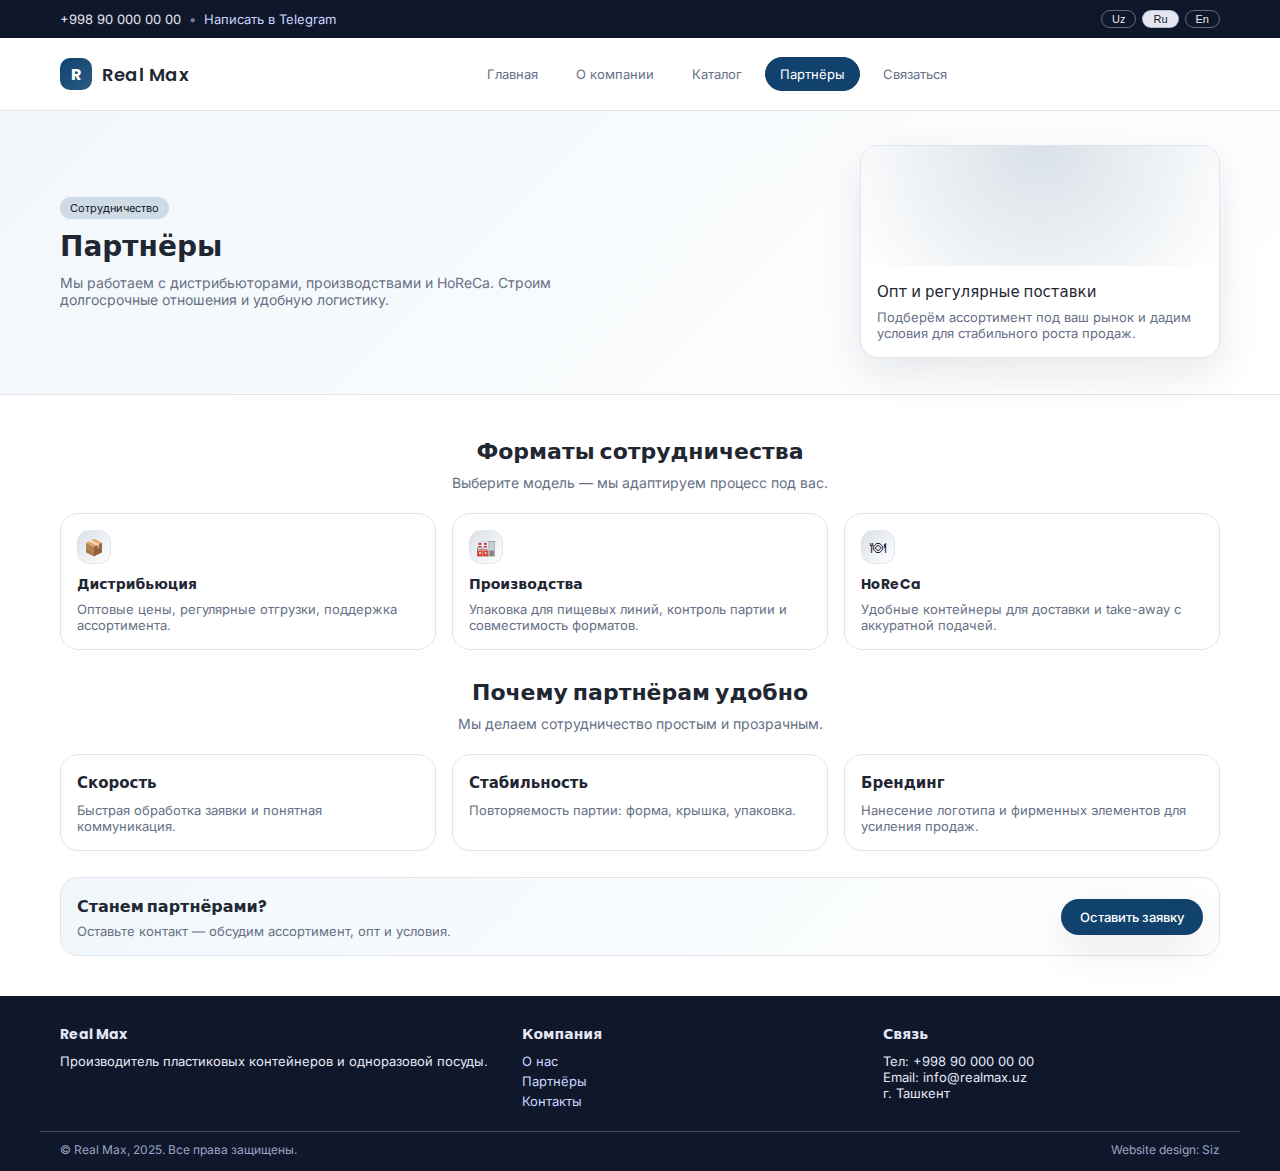
<file: partners.html>
<!DOCTYPE html>
<html lang="ru">
<head>
  <meta charset="UTF-8">
  <title>Real Max – Партнёры</title>
  <meta name="viewport" content="width=device-width, initial-scale=1.0">
  <link href="https://fonts.googleapis.com/css2?family=Inter:wght@400;500;600&family=Poppins:wght@500;600;700&display=swap" rel="stylesheet">
  <link rel="stylesheet" href="styles.css">
</head>
<body>

  <header class="header">
    <!-- Yuqori panel (telefon, telegram, til) -->
  <div class="topbar">
    <div class="container topbar-inner">
      <div class="topbar-left">
        <span class="topbar-phone">+998 90 000 00 00</span>
        <span class="topbar-sep">•</span>
        <a href="#" class="topbar-link" data-i18n="topbar_telegram">Написать в Telegram</a>
      </div>
      <div class="topbar-right">
        <button class="lang-chip" data-lang="uz">Uz</button>
        <button class="lang-chip active" data-lang="ru">Ru</button>
        <button class="lang-chip" data-lang="en">En</button>
      </div>
    </div>
  </div>
    <div class="container header-inner">
      <a class="logo" href="index.html" aria-label="Real Max">
        <span class="logo-mark">R</span>
        <span class="logo-text">Real Max</span>
      </a>

      <nav class="nav-main" aria-label="Main navigation">
        <a class="nav-link" href="index.html" data-i18n="nav_home">Главная</a>
        <a class="nav-link" href="about.html" data-i18n="nav_about">О компании</a>
        <a class="nav-link" href="catalog.html" data-i18n="nav_catalog">каталог</a>
        <a class="nav-link nav-link-active" href="partners.html" data-i18n="nav_partners">Партнёры</a>
        <a class="nav-link" href="contact.html" data-i18n="nav_contact">Связаться</a>
      </nav>
    </div>
  </header>

  <section class="page-hero">
    <div class="container page-hero-inner">
      <div>
        <div class="page-chip" data-i18n="partners_chip">Сотрудничество</div>
        <h1 class="page-title" data-i18n="partners_title">Партнёры</h1>
        <p class="page-sub" data-i18n="partners_sub">
          Мы работаем с дистрибьюторами, производствами и HoReCa. Строим долгосрочные отношения и удобную логистику.
        </p>
      </div>
      <div class="page-hero-card">
        <div class="page-hero-card-top"></div>
        <div class="page-hero-card-body">
          <div class="page-hero-card-title" data-i18n="partners_card_title">Опт и регулярные поставки</div>
          <div class="page-hero-card-text" data-i18n="partners_card_text">
            Подберём ассортимент под ваш рынок и дадим условия для стабильного роста продаж.
          </div>
        </div>
      </div>
    </div>
  </section>

  <section class="section">
    <div class="container">
      <div class="section-header">
        <h2 data-i18n="partners_models_title">Форматы сотрудничества</h2>
        <p data-i18n="partners_models_sub">Выберите модель — мы адаптируем процесс под вас.</p>
      </div>

      <div class="value-grid">
        <div class="value-card">
          <div class="value-icon">📦</div>
          <h4 data-i18n="partners_m1_title">Дистрибьюция</h4>
          <p data-i18n="partners_m1_text">Оптовые цены, регулярные отгрузки, поддержка ассортимента.</p>
        </div>
        <div class="value-card">
          <div class="value-icon">🏭</div>
          <h4 data-i18n="partners_m2_title">Производства</h4>
          <p data-i18n="partners_m2_text">Упаковка для пищевых линий, контроль партии и совместимость форматов.</p>
        </div>
        <div class="value-card">
          <div class="value-icon">🍽</div>
          <h4 data-i18n="partners_m3_title">HoReCa</h4>
          <p data-i18n="partners_m3_text">Удобные контейнеры для доставки и take-away с аккуратной подачей.</p>
        </div>
      </div>

      <div class="section-header" style="margin-top:26px;">
        <h2 data-i18n="partners_why_title">Почему партнёрам удобно</h2>
        <p data-i18n="partners_why_sub">Мы делаем сотрудничество простым и прозрачным.</p>
      </div>

      <div class="info-grid">
        <div class="info-card">
          <h3 data-i18n="partners_b1_title">Скорость</h3>
          <p data-i18n="partners_b1_text">Быстрая обработка заявки и понятная коммуникация.</p>
        </div>
        <div class="info-card">
          <h3 data-i18n="partners_b2_title">Стабильность</h3>
          <p data-i18n="partners_b2_text">Повторяемость партии: форма, крышка, упаковка.</p>
        </div>
        <div class="info-card">
          <h3 data-i18n="partners_b3_title">Брендинг</h3>
          <p data-i18n="partners_b3_text">Нанесение логотипа и фирменных элементов для усиления продаж.</p>
        </div>
      </div>

      <div class="cta-panel">
        <div>
          <h3 data-i18n="partners_cta_title">Станем партнёрами?</h3>
          <p data-i18n="partners_cta_text">Оставьте контакт — обсудим ассортимент, опт и условия.</p>
        </div>
        <a class="btn primary" href="contact.html" data-i18n="partners_cta_btn">Оставить заявку</a>
      </div>
    </div>
  </section>

  <footer class="footer">
    <div class="container footer-inner">
      <div class="footer-col">
        <h4>Real Max</h4>
        <p data-i18n="footer_about">Производитель пластиковых контейнеров и одноразовой посуды.</p>
      </div>
      <div class="footer-col">
        <h4 data-i18n="footer_company">Компания</h4>
        <a href="about.html" data-i18n="footer_about_link">О нас</a>
        <a href="partners.html" data-i18n="footer_partners_link">Партнёры</a>
        <a href="contact.html" data-i18n="footer_contacts">Контакты</a>
      </div>
      <div class="footer-col">
        <h4 data-i18n="footer_contact">Связь</h4>
        <p data-i18n="footer_tel">Тел: +998 90 000 00 00</p>
        <p data-i18n="footer_email">Email: info@realmax.uz</p>
        <p data-i18n="footer_city">г. Ташкент</p>
      </div>
    </div>
    <div class="footer-bottom">
      <div class="container footer-bottom-inner">
        <span data-i18n="footer_copy">© Real Max, 2025. Все права защищены.</span>
        <span data-i18n="footer_design">Website design: Siz</span>
      </div>
    </div>
  </footer>

  <script src="script.js"></script>
</body>
</html>
</file>
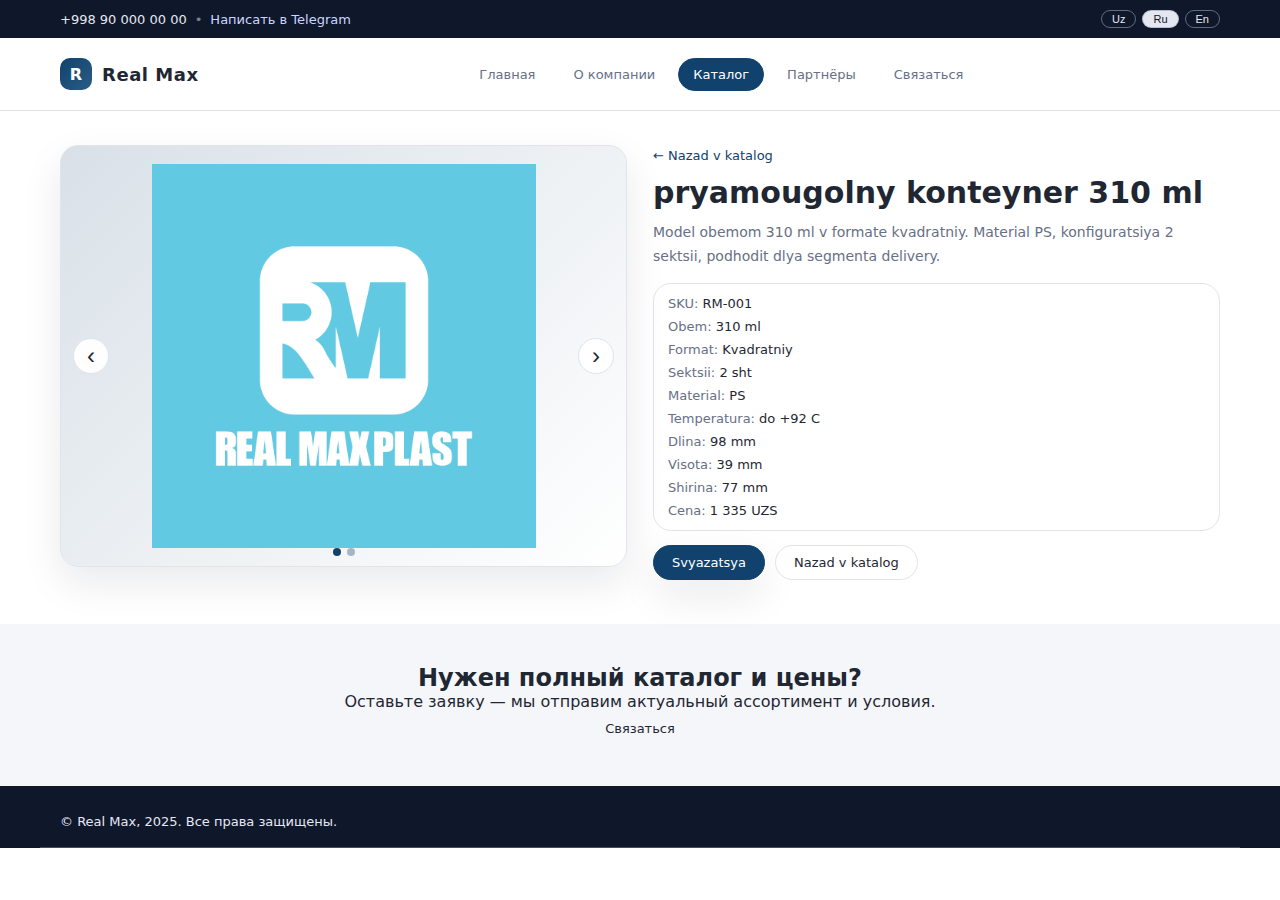
<file: product.html>
﻿<!DOCTYPE html>
<html lang="ru">
<head>
  <meta charset="UTF-8" />
  <meta name="viewport" content="width=device-width, initial-scale=1.0" />
  <title>Продукт — Real Max</title>
  <link rel="stylesheet" href="./styles.css" />
</head>
<body>
  <header class="header">
    <div class="topbar">
      <div class="container topbar-inner">
        <div class="topbar-left">
          <span class="topbar-phone">+998 90 000 00 00</span>
          <span class="topbar-sep">•</span>
          <a href="#" class="topbar-link" data-i18n="topbar_telegram">Написать в Telegram</a>
        </div>
        <div class="topbar-right">
          <button class="lang-chip" data-lang="uz">Uz</button>
          <button class="lang-chip active" data-lang="ru">Ru</button>
          <button class="lang-chip" data-lang="en">En</button>
        </div>
      </div>
    </div>

    <div class="container header-inner">
      <a class="logo" href="index.html" aria-label="Real Max">
        <span class="logo-mark">R</span>
        <span class="logo-text">Real Max</span>
      </a>
      <nav class="nav-main" aria-label="Main navigation">
        <a class="nav-link" href="index.html" data-i18n="nav_home">Главная</a>
        <a class="nav-link" href="about.html" data-i18n="nav_about">О компании</a>
        <a class="nav-link nav-link-active" href="catalog.html" data-i18n="nav_catalog">Каталог</a>
        <a class="nav-link" href="partners.html" data-i18n="nav_partners">Партнёры</a>
        <a class="nav-link" href="contact.html" data-i18n="nav_contact">Связаться</a>
      </nav>
    </div>
  </header>

  <section class="product-page">
    <div class="container product-page-inner">
      <div class="product-gallery">
        <img id="pImg" src="./images/real-max-logo.png" alt="Product image" />
        <button type="button" class="product-gallery-prev" id="pImgPrev" aria-label="Previous image">‹</button>
        <button type="button" class="product-gallery-next" id="pImgNext" aria-label="Next image">›</button>
        <div class="product-gallery-dots" id="pImgDots" aria-label="Image indicators"></div>
      </div>

      <div class="product-info">
        <a class="product-back" id="pBack" href="catalog.html">← Каталог</a>
        <h1 id="pName">Продукт</h1>
        <p class="product-desc" id="pDesc">Описание продукта</p>

        <ul class="product-spec" id="pMeta"></ul>

        <div class="product-cta">
          <a class="btn btn-katalog" id="pCta1" href="contact.html">Связаться</a>
          <a class="btn ghost" id="pCta2" href="catalog.html">Назад в каталог</a>
        </div>
      </div>
    </div>
  </section>

  <section class="section section-alt">
    <div class="container text-center">
      <h2 data-i18n="catalog_cta_title">Нужен полный каталог и цены?</h2>
      <p data-i18n="catalog_cta_text">Оставьте заявку — мы отправим актуальный ассортимент и условия.</p>
      <a href="./contact.html" class="btn btn-primary" data-i18n="catalog_cta_btn">Связаться</a>
    </div>
  </section>

  <footer class="footer">
    <div class="container footer-inner">
      <p data-i18n="footer_copy">© Real Max, 2025. Все права защищены.</p>
    </div>
  </footer>

  <script src="./script.js"></script>
  <script src="./products.js"></script>
  <script>
    (function () {
      if (!window.REALMAX_PRODUCTS) return;

      const params = new URLSearchParams(window.location.search);
      const productId = params.get("id") || "p1";
      const product = window.REALMAX_PRODUCTS.find((p) => p.id === productId) || window.REALMAX_PRODUCTS[0];

      const img = document.getElementById("pImg");
      const imgPrev = document.getElementById("pImgPrev");
      const imgNext = document.getElementById("pImgNext");
      const imgDots = document.getElementById("pImgDots");
      const name = document.getElementById("pName");
      const desc = document.getElementById("pDesc");
      const meta = document.getElementById("pMeta");
      const cta1 = document.getElementById("pCta1");
      const cta2 = document.getElementById("pCta2");
      const back = document.getElementById("pBack");
      let imageIndex = 0;
      let isAnimating = false;

      function getImages() {
        if (!Array.isArray(product.images) || product.images.length === 0) {
          return ["./images/real-max-logo.png"];
        }
        return product.images;
      }

      function renderDots() {
        const images = getImages();
        imgDots.innerHTML = images
          .map((_, i) => `<button type="button" class="product-dot ${i === imageIndex ? "active" : ""}" data-i="${i}" aria-label="Go to image ${i + 1}"></button>`)
          .join("");
      }

      function setImage(nextIndex, direction) {
        const images = getImages();
        if (images.length === 0) return;
        if (isAnimating) return;

        let normalized = nextIndex;
        if (normalized >= images.length) normalized = 0;
        if (normalized < 0) normalized = images.length - 1;

        if (normalized === imageIndex && img.src.includes(images[normalized])) {
          renderDots();
          return;
        }

        if (!direction) {
          imageIndex = normalized;
          img.src = images[imageIndex];
          renderDots();
          return;
        }

        isAnimating = true;
        const outClass = direction === "next" ? "slide-out-left" : "slide-out-right";
        const inClass = direction === "next" ? "slide-in-right" : "slide-in-left";

        img.classList.remove("slide-out-left", "slide-out-right", "slide-in-left", "slide-in-right");
        img.classList.add(outClass);

        setTimeout(() => {
          imageIndex = normalized;
          img.src = images[imageIndex];
          img.classList.remove(outClass);
          img.classList.add(inClass);
          renderDots();

          requestAnimationFrame(() => {
            requestAnimationFrame(() => {
              img.classList.remove(inClass);
              setTimeout(() => {
                isAnimating = false;
              }, 220);
            });
          });
        }, 220);
      }

      function lang() {
        const saved = localStorage.getItem("realmax_lang");
        return saved && product[saved] ? saved : "ru";
      }

      function render() {
        const l = lang();
        const t = product[l] || product.ru;
        const m = t.meta;

        imageIndex = 0;
        setImage(0);
        img.alt = t.name;
        const many = getImages().length > 1;
        imgNext.style.display = many ? "inline-flex" : "none";
        imgPrev.style.display = many ? "inline-flex" : "none";
        imgDots.style.display = many ? "flex" : "none";
        name.textContent = t.name;
        desc.textContent = t.desc;

        const metaRows = Object.keys(m)
          .filter((key) => /^k\d+$/.test(key))
          .sort((a, b) => Number(a.slice(1)) - Number(b.slice(1)))
          .map((kKey) => {
            const idx = kKey.slice(1);
            const vKey = `v${idx}`;
            return `<li><span>${m[kKey]}:</span> ${m[vKey] || "-"}</li>`;
          })
          .join("");

        const priceLabel = l === "uz" ? "Narx" : l === "en" ? "Price" : "Cena";
        meta.innerHTML = `${metaRows}<li><span>${priceLabel}:</span> ${product.price_uzs.toLocaleString("ru-RU")} UZS</li>`;

        cta1.textContent = t.cta1;
        cta2.textContent = t.cta2;
        back.textContent = `← ${t.cta2}`;
        document.title = `${t.name} — Real Max`;
      }

      render();
      imgPrev.addEventListener("click", () => {
        const images = getImages();
        if (images.length < 2) return;
        setImage(imageIndex - 1, "prev");
      });
      imgNext.addEventListener("click", () => {
        const images = getImages();
        if (images.length < 2) return;
        setImage(imageIndex + 1, "next");
      });
      imgDots.addEventListener("click", (e) => {
        const btn = e.target.closest(".product-dot");
        if (!btn) return;
        const targetIndex = Number(btn.dataset.i || 0);
        const dir = targetIndex > imageIndex ? "next" : "prev";
        setImage(targetIndex, targetIndex === imageIndex ? null : dir);
      });
      document.querySelectorAll(".lang-chip").forEach((btn) => {
        btn.addEventListener("click", () => setTimeout(render, 0));
      });
    })();
  </script>
</body>
</html>
</file>
<file: styles.css>
﻿:root {
  --brand: #10426D;
  --brand-soft: rgba(16, 66, 109, 0.16);
  --text-main: #1f2733;
  --text-muted: #677086;
  --bg: #f5f6fa;
  --card-bg: #ffffff;
  --border-soft: #e1e4ee;
  --shadow-soft: 0 16px 40px rgba(15, 23, 42, 0.09);
  --radius-md: 12px;
  --radius-lg: 18px;
}

/* Reset */
*,
*::before,
*::after {
  box-sizing: border-box;
  margin: 0;
  padding: 0;
}
.product-img img { width:100%; height:100%; object-fit:cover; display:block; }

html, body {
  font-family: 'Inter', system-ui, -apple-system, BlinkMacSystemFont, sans-serif;
  color: var(--text-main);
  background-color: #ffffff;
  scroll-behavior: smooth;
}

a { text-decoration: none; color: inherit; }
img { max-width: 100%; display: block; }

.container {
  width: 100%;
  max-width: 1200px;
  margin: 0 auto;
  padding: 0 20px;
}

/* Topbar */
.topbar {
  background-color: #0f172a;
  color: #e5e7f0;
  font-size: 13px;
}

.topbar-inner {
  display: flex;
  justify-content: space-between;
  align-items: center;
  height: 38px;
}

.topbar-left {
  display: flex;
  align-items: center;
  gap: 8px;
}

.topbar-link { color: #cbd5ff; }
.topbar-sep { opacity: 0.5; }

.topbar-right { display: flex; gap: 6px; }

.lang-chip {
  border-radius: 999px;
  border: 1px solid rgba(148, 163, 184, 0.6);
  background: transparent;
  padding: 2px 10px;
  color: #e5e7f0;
  font-size: 11px;
  cursor: pointer;
}

.lang-chip.active {
  background-color: #e5e7f0;
  color: #0f172a;
}

/* Header */
.header {
  border-bottom: 1px solid var(--border-soft);
  background-color: #ffffff;
  position: sticky;
  top: 0;
  z-index: 50;
}

.header-inner {
  display: flex;
  align-items: center;
  justify-content: space-between;
  gap: 24px;
  height: 72px;
}

.logo {
  display: flex;
  align-items: center;
  gap: 10px;
}

.logo-mark {
  width: 32px;
  height: 32px;
  border-radius: 10px;
  background: linear-gradient(135deg, var(--brand), #2A5C86);
  display: flex;
  align-items: center;
  justify-content: center;
  color: #ffffff;
  font-weight: 700;
  font-family: 'Poppins', system-ui;
}

.logo-text {
  font-weight: 600;
  font-family: 'Poppins', system-ui;
  letter-spacing: 0.03em;
  font-size: 18px;
}

.nav-main {
  display: flex;
  gap: 8px;
  flex: 1;
  justify-content: center;
}

.nav-link {
  border-radius: 999px;
  border: 1px solid transparent;
  padding: 8px 14px;
  font-size: 13px;
  background-color: transparent;
  cursor: pointer;
  color: var(--text-muted);
  transition: 0.18s ease;
  display: inline-flex;
  align-items: center;
  justify-content: center;
}

.nav-link:hover {
  background-color: var(--brand-soft);
  color: var(--text-main);
}

.nav-link-active {
  background-color: var(--brand);
  color: #ffffff;
  border-color: var(--brand);
}
.hero-desc{
  margin-top: 16px;
  max-width: 560px;
}

.hero-desc p{
  font-size: 14px;
  line-height: 1.7;
  color: var(--text-muted);
  margin-bottom: 10px;
}

/* Hero */

.hero{
  min-height: calc(100vh - 110px);
  display:flex;
  align-items:center;
  position: relative;
  overflow: hidden;

  /* layered premium gradient */
 background:
  radial-gradient(600px 600px at 15% 20%, rgba(16,66,109,0.45), transparent 60%),
  radial-gradient(520px 520px at 105% 100%, rgba(16,66,109,0.25), transparent 150%),
  linear-gradient(135deg, #eef6fb 0%, #ffffff 55%);

border-bottom: 1px solid var(--border-soft);
}


.hero-inner {
  display: grid;
  grid-template-columns: 1.3fr 0.7fr; /* chapga koвЂproq joy */
  align-items: center;
  gap: 48px;
}

.hero-label {
  display: inline-block;
  padding: 4px 10px;
  border-radius: 999px;
  background-color: var(--brand-soft);
  color: #0f172a;
  font-size: 11px;
  margin-bottom: 10px;
}

.hero h1 {
  font-family: 'Poppins', system-ui;
  font-size: 50px;
  line-height: 1.25;
  margin-bottom: 14px;
}

/* ===== Real Max yondashuvi вЂ” oq gradient ===== */
.rm-values{
  position: relative;
  background-color: #10426D; /* asosiy koвЂk */
  overflow: hidden;
}

.rm-values::before{
  content: "";
  position: absolute;
  inset: 0;

  background:
    radial-gradient(900px 500px at 50% 0%, rgba(255,255,255,0.35), transparent 65%),
    radial-gradient(700px 450px at 20% 60%, rgba(255,255,255,0.18), transparent 70%),
    radial-gradient(700px 450px at 80% 60%, rgba(255,255,255,0.18), transparent 70%);

  pointer-events: none;
}

/* textlar ustida qolsin */
.rm-values > .container{
  position: relative;
  z-index: 2;
}

.hero-text {
  color: var(--text-muted);
  font-size: 14px;
  max-width: 480px;
  margin-bottom: 18px;
}

.hero-actions {
  display: flex;
  flex-wrap: wrap;
  gap: 10px;
  margin-bottom: 20px;
}

.btn {
  border-radius: 999px;
  padding: 9px 18px;
  border: 1px solid transparent;
  font-size: 13px;
  cursor: pointer;
  font-weight: 500;
  display: inline-flex;
  align-items: center;
  justify-content: center;
  transition: 0.18s ease;
}

.btn.primary {
  background-color: var(--brand);
  color: #ffffff;
  box-shadow: var(--shadow-soft);
}

.btn.primary:hover { opacity: 0.92; }

.btn.ghost {
  background-color: #ffffff;
  color: var(--text-main);
  border-color: var(--border-soft);
}

.btn.ghost:hover { border-color: var(--brand); }
.btn.mini { padding: 7px 14px; font-size: 12px; }
.btn.full { width: 100%; }

.hero-stats {
  display: flex;
  flex-wrap: wrap;
  gap: 18px;
  margin-top: 8px;
}

.stat-item { min-width: 90px; }
.stat-number { display: block; font-weight: 600; font-size: 18px; }
.stat-label { font-size: 12px; color: var(--text-muted); }

.hero-right { display: flex; justify-content: center; }

.hero-product-card {
  width: 140%;
  max-width: 960px;   /* 860 в†’ 960 */
  aspect-ratio: 1 / 1;
  border-radius: var(--radius-lg);
  background-color: #ffffff;
  border: 1px solid var(--border-soft);
  box-shadow: var(--shadow-soft);
  overflow: hidden;
}




.hero-product-info { padding: 14px 16px 16px; }
.hero-product-info h3 {
  font-size: 16px;
  margin-bottom: 6px;
  font-family: 'Poppins', system-ui;
}
.hero-product-info p {
  font-size: 13px;
  color: var(--text-muted);
  margin-bottom: 10px;
}

/* Sections */
.section { padding: 40px 0; background-color: #ffffff; }
.section-alt { background-color: var(--bg); }

.section-header { text-align: center; margin-bottom: 22px; }
.section-header h2 {
  font-family: 'Poppins', system-ui;
  font-size: 22px;
  margin-bottom: 6px;
}
.section-header p { font-size: 14px; color: var(--text-muted); }

.section-header-row {
  display: flex;
  justify-content: space-between;
  align-items: flex-end;
  gap: 16px;
}

/* Tabs */
.tabs { display: flex; gap: 6px; flex-wrap: wrap; }
.tab {
  border-radius: 999px;
  padding: 5px 12px;
  border: 1px solid var(--border-soft);
  background-color: #ffffff;
  font-size: 12px;
  color: var(--text-muted);
  cursor: pointer;
}
.tab.active {
  border-color: var(--brand);
  color: var(--brand);
  background-color: var(--brand-soft);
}

/* Category grid */
.category-grid {
  display: grid;
  grid-template-columns: repeat(4, minmax(0, 1fr));
  gap: 16px;
}

.category-card {
  background-color: var(--card-bg);
  border-radius: var(--radius-lg);
  padding: 16px;
  border: 1px solid var(--border-soft);
  transition: 0.18s ease;
  min-height: 120px;
}

.category-card h3 {
  font-size: 15px;
  font-family: 'Poppins', system-ui;
  margin-bottom: 6px;
}

.category-card p { font-size: 13px; color: var(--text-muted); }

.category-card:hover {
  box-shadow: var(--shadow-soft);
  transform: translateY(-3px);
}

/* Product grid */
.product-grid {
  display: grid;
  grid-template-columns: repeat(4, 1fr);
  column-gap: 24px;   /* yonidan */
  row-gap: 40px;      /* tepa-pastdan */
}


.product-card {
  background-color: #ffffff;
  border-radius: var(--radius-lg);
  border: 1px solid var(--border-soft);
  overflow: hidden;
  position: relative;
  display: flex;
  flex-direction: column;
  height: 100%;
}

.product-badge {
  position: absolute;
  top: 10px;
  left: 10px;
  background-color: var(--brand);
  color: #ffffff;
  font-size: 11px;
  padding: 3px 8px;
  border-radius: 999px;
}

.product-img {
  height: 250px;
  background: linear-gradient(135deg, var(--brand-soft), #ffffff);
}

.product-body {
  padding: 12px 14px 14px;
  display: flex;
  flex-direction: column;
  gap: 4px;
  flex: 1;
}

.product-body h3 { font-size: 14px; font-family: 'Poppins', system-ui; }
.product-cat { font-size: 12px; color: var(--text-muted); }
.product-price { font-size: 14px; font-weight: 600; margin-top: 4px; }

/* Branding section */
.branding {
  background: linear-gradient(135deg, #f0f7fb, #ffffff);
  border-top: 1px solid var(--border-soft);
  border-bottom: 1px solid var(--border-soft);
}

.branding-inner {
  display: grid;
  grid-template-columns: minmax(0, 1.3fr) minmax(0, 1fr);
  gap: 30px;
  align-items: center;
}

.branding-text h2 {
  font-family: 'Poppins', system-ui;
  font-size: 22px;
  margin-bottom: 10px;
}

.branding-text p {
  font-size: 14px;
  color: var(--text-muted);
  margin-bottom: 10px;
}

.branding-text ul {
  list-style: none;
  font-size: 13px;
  color: var(--text-muted);
  margin-bottom: 14px;
}

.branding-visual { display: flex; justify-content: center; }

.branding-img {
  width: 100%;
  max-width: 320px;
  height: 220px;
  border-radius: var(--radius-lg);
  background: radial-gradient(circle at top, var(--brand), #0f172a);
  opacity: 0.85;
}

/* News */
.news-grid {
  display: grid;
  grid-template-columns: repeat(2, minmax(0, 1fr));
  gap: 18px;
}

.news-card {
  background-color: #ffffff;
  border-radius: var(--radius-lg);
  border: 1px solid var(--border-soft);
  overflow: hidden;
  display: flex;
  flex-direction: column;
  box-shadow: 0 0 0 rgba(0, 0, 0, 0);
  transition: 0.18s ease;
}

.news-card:hover {
  box-shadow: var(--shadow-soft);
  transform: translateY(-3px);
}

.news-img { height: 150px; background: linear-gradient(135deg, var(--brand-soft), #ffffff); }
.news-body { padding: 12px 14px 16px; font-size: 13px; }
.news-date { font-size: 11px; color: var(--text-muted); }
.news-body h3 { font-size: 15px; margin: 4px 0 6px; font-family: 'Poppins', system-ui; }
.news-body p { color: var(--text-muted); margin-bottom: 8px; }
.news-link { font-size: 13px; color: var(--brand); }

/* Footer */
.footer {
  background-color: #0f172a;
  color: #e5e7f5;
  padding-top: 28px;
}

.footer-inner {
  display: grid;
  grid-template-columns: minmax(0, 1.3fr) minmax(0, 1fr) minmax(0, 1fr);
  gap: 24px;
  padding-bottom: 18px;
  border-bottom: 1px solid rgba(148, 163, 184, 0.4);
  font-size: 13px;
}

.footer-col h4 {
  font-size: 14px;
  margin-bottom: 8px;
  font-family: 'Poppins', system-ui;
}

.footer-col a {
  display: block;
  font-size: 13px;
  color: #cbd5ff;
  margin-bottom: 4px;
}

.footer-bottom { padding: 10px 0 14px; font-size: 12px; }
.footer-bottom-inner {
  display: flex;
  justify-content: space-between;
  gap: 12px;
  color: #9ca3c7;
}

/* ======= Pages (minimal, same style) ======= */
.page-hero {
  background: linear-gradient(135deg, #f2f7fb, #ffffff);
  padding: 34px 0 36px;
  border-bottom: 1px solid var(--border-soft);
}

.page-hero-inner {
  display: grid;
  grid-template-columns: minmax(0, 1.4fr) minmax(0, 1fr);
  gap: 26px;
  align-items: center;
}

.page-chip {
  display: inline-block;
  padding: 4px 10px;
  border-radius: 999px;
  background-color: var(--brand-soft);
  color: #0f172a;
  font-size: 11px;
  margin-bottom: 10px;
}

.page-title {
  font-family: 'Poppins', system-ui;
  font-size: 28px;
  line-height: 1.25;
  margin-bottom: 10px;
}

.page-sub { color: var(--text-muted); font-size: 14px; max-width: 560px; }

.page-hero-card {
  width: 100%;
  max-width: 360px;
  border-radius: var(--radius-lg);
  background-color: #ffffff;
  border: 1px solid var(--border-soft);
  box-shadow: var(--shadow-soft);
  overflow: hidden;
  justify-self: end;
}

.page-hero-card-top {
  height: 120px;
  background: radial-gradient(circle at top, var(--brand-soft), #ffffff);
}

.page-hero-card-body { padding: 14px 16px 16px; }
.page-hero-card-title {
  font-family: 'Poppins', system-ui;
  font-size: 15px;
  margin-bottom: 6px;
}
.page-hero-card-text { font-size: 13px; color: var(--text-muted); }

/* Info / Value cards */
.info-grid {
  display: grid;
  grid-template-columns: repeat(3, minmax(0, 1fr));
  gap: 16px;
}

.info-card {
  background: #ffffff;
  border: 1px solid var(--border-soft);
  border-radius: var(--radius-lg);
  padding: 16px;
  transition: 0.18s ease;
}

.info-card:hover { box-shadow: var(--shadow-soft); transform: translateY(-3px); }

.info-card h3 {
  font-family: 'Poppins', system-ui;
  font-size: 15px;
  margin-bottom: 8px;
}
.info-card p { font-size: 13px; color: var(--text-muted); }

.bullet { list-style: none; font-size: 13px; color: var(--text-muted); }
.bullet li { margin-bottom: 6px; }

.value-grid {
  display: grid;
  grid-template-columns: repeat(3, minmax(0, 1fr));
  gap: 16px;
}

.value-card {
  background: #ffffff;
  border: 1px solid var(--border-soft);
  border-radius: var(--radius-lg);
  padding: 16px;
  transition: 0.18s ease;
}

.value-card:hover { box-shadow: var(--shadow-soft); transform: translateY(-3px); }

.value-icon {
  width: 34px;
  height: 34px;
  border-radius: 12px;
  background: linear-gradient(135deg, var(--brand-soft), #ffffff);
  display: flex;
  align-items: center;
  justify-content: center;
  margin-bottom: 10px;
  border: 1px solid var(--border-soft);
}

.value-card h4 {
  font-family: 'Poppins', system-ui;
  font-size: 14px;
  margin-bottom: 6px;
}

.value-card p { font-size: 13px; color: var(--text-muted); }

.cta-panel {
  margin-top: 26px;
  background: linear-gradient(135deg, #f0f7fb, #ffffff);
  border: 1px solid var(--border-soft);
  border-radius: var(--radius-lg);
  padding: 16px;
  display: flex;
  align-items: center;
  justify-content: space-between;
  gap: 12px;
}

.cta-panel h3 { font-family: 'Poppins', system-ui; font-size: 16px; margin-bottom: 4px; }
.cta-panel p { font-size: 13px; color: var(--text-muted); }

/* Contact */
.contact-grid {
  display: grid;
  grid-template-columns: minmax(0, 1.2fr) minmax(0, 0.8fr);
  gap: 16px;
  align-items: start;
}

.contact-card {
  background: #ffffff;
  border: 1px solid var(--border-soft);
  border-radius: var(--radius-lg);
  padding: 16px;
  box-shadow: var(--shadow-soft);
}

.contact-card-side { box-shadow: none; background: #ffffff; }

.contact-h2 {
  font-family: 'Poppins', system-ui;
  font-size: 18px;
  margin-bottom: 6px;
}

.contact-p { font-size: 13px; color: var(--text-muted); margin-bottom: 12px; }

.form { display: grid; gap: 12px; }
.form-row { display: grid; gap: 6px; }

.form-label { font-size: 12px; color: var(--text-main); font-weight: 500; }

.form-input, .form-textarea {
  width: 100%;
  border-radius: 14px;
  border: 1px solid var(--border-soft);
  padding: 10px 12px;
  font-size: 13px;
  outline: none;
  background: #ffffff;
}

.form-input:focus, .form-textarea:focus { border-color: var(--brand); }

.form-hint { font-size: 11px; color: var(--text-muted); }
.form-note { font-size: 11px; color: var(--text-muted); margin-top: 6px; }

.contact-info { display: grid; gap: 10px; margin-top: 6px; }
.contact-info-item {
  border: 1px solid var(--border-soft);
  border-radius: 14px;
  padding: 10px 12px;
  background: #ffffff;
}
.contact-info-k { font-size: 11px; color: var(--text-muted); margin-bottom: 4px; }
.contact-info-v { font-size: 13px; color: var(--text-main); }

.mini-card {
  margin-top: 12px;
  border: 1px solid var(--border-soft);
  border-radius: var(--radius-lg);
  padding: 12px 12px 10px;
  background: linear-gradient(135deg, #f2f7fb, #ffffff);
}

.mini-card-title {
  font-family: 'Poppins', system-ui;
  font-size: 14px;
}

/* Responsive */
@media (max-width: 992px) {
  .hero-inner, .branding-inner, .page-hero-inner { grid-template-columns: 1fr; }
  .page-hero-card { justify-self: start; max-width: 520px; }
  .category-grid { grid-template-columns: repeat(2, minmax(0, 1fr)); }
  .product-grid { grid-template-columns: repeat(2, minmax(0, 1fr)); }
  .news-grid { grid-template-columns: 1fr; }
  .footer-inner { grid-template-columns: repeat(2, minmax(0, 1fr)); }
  .info-grid, .value-grid { grid-template-columns: 1fr; }
  .contact-grid { grid-template-columns: 1fr; }
}

@media (max-width: 768px) {
  .header-inner {
    flex-wrap: wrap;
    height: auto;
    padding: 8px 0 10px;
  }

  .hero { padding-top: 26px; }
  .category-grid { grid-template-columns: 1fr; }
  .product-grid { grid-template-columns: 1fr 1fr; }
  .footer-inner { grid-template-columns: 1fr; }
  .footer-bottom-inner { flex-direction: column; align-items: flex-start; }
  .cta-panel { flex-direction: column; align-items: flex-start; }
}

@media (max-width: 520px) {
  .product-grid { grid-template-columns: 1fr; }
}
/* HIT PRODUCTS вЂ“ hover preview panel (FIXED) */
.product-card.has-preview {
  position: relative;
  overflow: visible;
}

/* preview card вЂ” ustiga chiqadi */
.product-card.has-preview .product-preview {
  position: absolute;
  left: 0;
  right: 0;
  top: -145px;                 /* KARTANING USTIGA CHIQADI */
  z-index: 20;

  opacity: 0;
  transform: translateY(10px) scale(0.96);
  pointer-events: none;

  transition: opacity 220ms ease, transform 220ms ease;
}

.product-card.has-preview:hover .product-preview {
  opacity: 1;
  transform: translateY(0) scale(1);
  pointer-events: auto;
}

/* ichki pack card */
.product-card.has-preview .preview-inner {
  display: grid;
  grid-template-columns: 1fr 1fr;
  gap: 12px;

  background: #ffffff;
  border-radius: 14px;
  padding: 12px;

  box-shadow: 0 20px 60px rgba(0,0,0,0.25);
}

/* HAR IKKALA RASM UCHUN 1:1 KVADRAT */
.product-card.has-preview .preview-col {
  aspect-ratio: 1 / 1;        /* рџ‘€ ENG MUHIM QATOR */
  border-radius: 12px;
  overflow: hidden;
  background: #f4f5f7;

  display: flex;
  align-items: center;
  justify-content: center;
}

/* RASMLAR OвЂZGARMAYDI, CHOвЂZILMAYDI */
.product-card.has-preview .preview-col img {
  max-width: 100%;
  max-height: 100%;
  object-fit: contain;        /* рџ‘€ RASM BUZILMAYDI */
  display: block;
}

/* karta hoverda ozgina premium koвЂtarilish */
.product-card.has-preview:hover {
  transform: translateY(-4px);
  transition: transform 200ms ease;
}

/* mobil: hover yoвЂq */
@media (max-width: 900px) {
  .product-card.has-preview .product-preview {
    display: none;
  }
}
/* =========================
   CATALOG PAGE
   ========================= */

.catalog-grid {
  display: grid;
  grid-template-columns: repeat(3, 1fr);
  gap: 28px;
  margin-top: 40px;
}

/* KATALOG CARD */
.catalog-card {
  background: #ffffff;
  border-radius: 18px;
  padding: 18px;
  box-shadow: 0 10px 30px rgba(0,0,0,0.06);
  transition: transform 220ms ease, box-shadow 220ms ease;
  cursor: pointer;
}

.catalog-card:hover {
  transform: translateY(-6px);
  box-shadow: 0 18px 50px rgba(0,0,0,0.12);
}

/* RASM */
.catalog-card img {
  width: 100%;
  height: 220px;
  object-fit: contain;
  background: #f5f6f8;
  border-radius: 14px;
  padding: 16px;
  margin-bottom: 16px;
}

/* SARLAVHA */
.catalog-card h3 {
  font-size: 20px;
  font-weight: 600;
  margin-bottom: 10px;
  color: #111;
}

/* MATN */
.catalog-card p {
  font-size: 15px;
  line-height: 1.5;
  color: #555;
}

/* KATALOG HERO */
.section-title {
  font-size: 36px;
  font-weight: 700;
  margin-bottom: 10px;
}

.section-sub {
  font-size: 17px;
  color: #666;
  max-width: 720px;
}

/* CTA */
.text-center {
  text-align: center;
}

/* RESPONSIVE */
@media (max-width: 1100px) {
  .catalog-grid {
    grid-template-columns: repeat(2, 1fr);
  }
}

@media (max-width: 680px) {
  .catalog-grid {
    grid-template-columns: 1fr;
  }

  .catalog-card img {
    height: 180px;
  }

  .section-title {
    font-size: 28px;
  }
}

.hero-product-image {
  aspect-ratio: 1 / 1;     /* рџ‘€ KVADRAT */
  width: 100%;
  background: #ffffff;
  display: flex;
  align-items: center;
  justify-content: center;
}

.hero-product-image img {
  width: 100%;
  height: 100%;
  object-fit: contain; /* rasm buzilmaydi */
}

/* ===== Real Max Carousel ===== */
.rm-carousel {
  position: relative;
  border-radius: var(--radius-lg);
  border: 1px solid var(--border-soft);
  background: #ffffff;
  box-shadow: var(--shadow-soft);
  padding: 14px 44px; /* tugmalar uchun joy */
}

.rm-carousel-viewport {
  overflow: hidden;
}

.rm-carousel-track {
  display: flex;
  gap: 16px;
  will-change: transform;
  transition: transform 500ms ease;
}

.rm-carousel-item {
  flex: 0 0 100%;         /* kartaning eni */
  aspect-ratio: 1 / 1;     /* KVADRAT */
  border-radius: 18px;
  border: 1px solid var(--border-soft);
  background: #f5f6f8;
  display: flex;
  align-items: center;
  justify-content: center;
  overflow: hidden;
}

.rm-carousel-item img {
  width: 100%;
  height: 100%;
  object-fit: contain;
}
/* ===== RM Carousel background (ORQA FON) ===== */
.rm-carousel {
  position: relative;
  padding: 80px 60px;
  background:
    radial-gradient(
      1000px 520px at 50% 0%,
      rgba(97, 201, 225, 0.28),
      rgba(255, 255, 255, 0) 70%
    ),
    linear-gradient(
      180deg,
      #ffffff 0%,
      #f7fcfe 100%
    );
  border-radius: 24px;
}
/* ===== Catalog: 2-rasmli hover (pastdan ochiladi) ===== */
.catalog-media{
  position: relative;
  height: 210px;           /* kerak boвЂlsa oвЂzgartirasiz */
  border-radius: 16px;
  overflow: hidden;
  background: #f3f5f7;
  margin-bottom: 14px;
}

.catalog-img{
  position: absolute;
  inset: 0;
  width: 100%;
  height: 100%;
  object-fit: contain;
  transition: transform .45s ease, opacity .45s ease;
}

/* 1-rasm default */
.catalog-img--main{
  transform: translateY(0);
  opacity: 1;
}

/* 2-rasm default pastda */
.catalog-img--mock{
  transform: translateY(100%);
  opacity: 0;
}

/* hover: 2-rasm pastdan chiqadi */
.catalog-card:hover .catalog-img--main{
  transform: translateY(-12%);
  opacity: .92;
}

.catalog-card:hover .catalog-img--mock{
  transform: translateY(0);
  opacity: 1;
}


/* Tugmalar */
.rm-carousel-btn {
  position: absolute;
  top: 50%;
  transform: translateY(-50%);
  width: 34px;
  height: 34px;
  border-radius: 999px;
  border: 1px solid var(--border-soft);
  background: #ffffff;
  cursor: pointer;
  display: flex;
  align-items: center;
  justify-content: center;
  font-size: 18px;
  color: var(--text-main);
}

.rm-carousel-btn:hover {
  border-color: var(--brand);
}

.rm-carousel-btn.prev { left: 12px; }
.rm-carousel-btn.next { right: 12px; }

/* Mobil */
@media (max-width: 520px) {
  .rm-carousel { padding: 12px 40px; }
  .rm-carousel-item { flex-basis: 220px; }
}

/* Carousel o'lchamini cheklash */
.rm-carousel {
  max-width: 1250px;     /* xohlasangiz 320/400 qilib o'zgartirasiz */
  margin: 0 auto;       /* o'rtaga */
  padding: 12px 44px;   /* tugmalar uchun */
}

/* Viewport kvadrat bo'lsin, lekin kattalashib ketmasin */
.rm-carousel-viewport {
  width: 100%;
  max-width: 750px;
  aspect-ratio: 1 / 1;
  margin: 0 auto;
  overflow: hidden;
  border-radius: 18px;
}

/* Ichki item ham viewportga mos bo'ladi */
.rm-carousel-item {
  flex: 0 0 100%;
  width: 100%;
  height: 100%;
  aspect-ratio: 1 / 1;
  border-radius: 18px;
  overflow: hidden;
}

/* Mobil uchun */
@media (max-width: 520px) {
  .rm-carousel,
  .rm-carousel-viewport {
    max-width: 280px;
  }
}
/* ===== Real Max Values Section ===== */
.rm-values {
  background-color: #10426D; /* Genpak uslubidagi chuqur yashil */
  color: #ffffff;
  padding: 70px 0;
}

.rm-values-inner {
  text-align: center;
}

.rm-values-title {
  font-family: 'Poppins', system-ui;
  font-size: 36px;
  margin-bottom: 14px;
}

.rm-values-sub {
  max-width: 720px;
  margin: 0 auto 50px;
  font-size: 16px;
  line-height: 1.6;
  opacity: 0.95;
}

.rm-values-grid {
  display: grid;
  grid-template-columns: repeat(3, minmax(0, 1fr));
  gap: 40px;
}

.rm-value-item {
  max-width: 300px;
  margin: 0 auto;
}

.rm-value-icon {
  font-size: 42px;
  margin-bottom: 18px;
}

.rm-value-item h4 {
  font-size: 18px;
  margin-bottom: 10px;
  font-weight: 600;
}

.rm-value-item p {
  font-size: 14px;
  line-height: 1.6;
  opacity: 0.9;
}

/* Mobil */
@media (max-width: 900px) {
  .rm-values-grid {
    grid-template-columns: 1fr;
    gap: 28px;
  }

  .rm-values-title {
    font-size: 28px;
  }
}
/* ===== Mission / Intro (Genpak-style, Real Max colors) ===== */
.rm-mission {
  background: #10426D;
  padding: 56px 0;
  border-top: 1px solid var(--border-soft);
}

.rm-mission-inner {
  text-align: center;
  max-width: 920px;
}

.rm-mission-title {
  font-family: 'Poppins', system-ui;
  font-size: 40px;
  line-height: 1.15;
  margin: 0 auto 14px;
  color: #ffffff;
}

.rm-mission-line {
  width: 240px;
  height: 3px;
  background: white; /* #10426D */
  margin: 0 auto 22px;
  border-radius: 999px;
}

.rm-mission-lead {
  font-style: italic;
  font-weight: 600;
  font-size: 18px;
  line-height: 1.45;
  color: #ffffff;
  margin: 0 auto 22px;
}

.rm-mission-text {
  font-size: 16px;
  line-height: 1.75;
  color: #ffffff;
  margin: 0 auto;
}

/* Responsive */
@media (max-width: 768px) {
  .rm-mission { padding: 44px 0; }
  .rm-mission-title { font-size: 28px; }
  .rm-mission-lead { font-size: 16px; }
  .rm-mission-text { font-size: 14px; }
  .rm-mission-line { width: 180px; }
}
/* HIT rasm hoverda yaqinlashsin */
.product-card .product-img {
  overflow: hidden;
  border-radius: 0; /* sizda karta tepasi allaqachon radius, xohlasangiz olib tashlang */
}

.product-card .product-img img {
  transform: scale(1);
  transition: transform 620ms ease;
}

.product-card:hover .product-img img {
  transform: scale(1.08);
}

/* ===== HERO ENTRANCE (FIXED) ===== */
.hero-left,
.hero-product-card {
  opacity: 0;
  transition:
    opacity 0.9s ease,
    transform 0.9s cubic-bezier(0.22, 1, 0.36, 1);
}

/* chap text */
.hero-left {
  transform: translateX(-60px);
}

/* oвЂng rasm */
.hero-product-card {
  transform: translateX(60px);
}

/* aktiv holat */
.hero-animate .hero-left,
.hero-animate .hero-product-card {
  opacity: 1;
  transform: translateX(0);
}
/* ===== SCROLL REVEAL (BOTTOM в†’ UP) ===== */
.reveal-up {
  opacity: 0;
  transform: translateY(40px);
  transition:
    opacity 0.9s ease,
    transform 0.9s cubic-bezier(0.22, 1, 0.36, 1);
}

.reveal-up.is-visible {
  opacity: 1;
  transform: translateY(0);
}
@media (max-width: 768px) {
  .hero-product-card {
    aspect-ratio: 1 / 1;
    max-width: 320px;
  }
}


/* ===== Mobile & Touch fixes (keep desktop unchanged) ===== */
@media (max-width: 768px) {

  /* Prevent horizontal scroll on mobile */
  html, body { max-width: 100%; overflow-x: hidden; }

  /* Header + nav */
  .header-inner { gap: 10px; }
  .nav-main {
    width: 100%;
    overflow-x: auto;
    -webkit-overflow-scrolling: touch;
    white-space: nowrap;
    padding-bottom: 6px;
  }
  .nav-main::-webkit-scrollbar { height: 0; }
  .nav-link { font-size: 13px; padding: 8px 10px; }

  /* HERO layout */
  .hero { padding-top: 26px; }
  .hero-inner { grid-template-columns: 1fr; gap: 20px; }
  .hero-left { padding-right: 0; }
  .hero-right { justify-self: center; }

  .hero h1, .hero-title {
    font-size: 30px;
    line-height: 1.18;
    letter-spacing: -0.02em;
    word-break: break-word;
  }

  .hero-text { font-size: 14px; line-height: 1.6; }

  /* Hero stats wrap nicely */
  .hero-stats { gap: 16px; }
  .hero-stat strong { font-size: 18px; }

  /* HERO right image/card */
  .hero-product-card {
    width: 100%;
    max-width: 340px;
    margin: 0 auto;
  }
  .hero-product-image { height: 220px; }

  /* Mission/values blocks - keep readable */
  .rm-mission-title { font-size: 26px; }
  .rm-values-title { font-size: 28px; line-height: 1.2; }

  /* Category carousel container */
  .rm-carousel { padding: 0 6px; }
  .rm-carousel-viewport { border-radius: 16px; }
  .rm-carousel-item img {
    width: 100%;
    height: 260px;
    object-fit: cover;
    border-radius: 14px;
  }

  /* HIT / products grid */
  .product-grid { grid-template-columns: 1fr; gap: 14px; }
  .product-card { border-radius: 16px; }
  .product-img { height: 190px; }
  .product-img img { width: 100%; height: 100%; object-fit: contain; padding: 10px; }

  /* Disable hover preview on touch devices (prevents weird overlays) */
  .product-preview { display: none !important; }
}

/* Smaller phones */
@media (max-width: 520px) {
  .container { padding-left: 14px; padding-right: 14px; }

  .hero h1, .hero-title { font-size: 26px; }
  .hero-product-image { height: 200px; }
  .hero-product-card { max-width: 320px; }

  .product-img { height: 170px; }
  .rm-carousel-item img { height: 220px; }
}


/* ===== KATALOG button (brand fill -> brand outline on hover) ===== */
.btn-katalog{
  background: var(--brand);
  color: #ffffff;
  border: 1px solid var(--brand);
  box-shadow: var(--shadow-soft);
  transition: transform .18s ease, background-color .18s ease, color .18s ease, border-color .18s ease, box-shadow .18s ease;
}
.btn-katalog:hover{
  background: #ffffff;
  color: var(--brand);
  border-color: var(--brand);
  box-shadow: 0 14px 34px rgba(15, 23, 42, 0.10);
  transform: translateY(-2px);
}
.btn-katalog:active{
  transform: translateY(0);
  box-shadow: 0 10px 24px rgba(15, 23, 42, 0.08);
}
.btn-katalog:focus-visible{
  outline: 3px solid rgba(97, 201, 225, 0.35);
  outline-offset: 3px;
}

/* ===== Product page ===== */
.product-page{
  padding: 34px 0 44px;
  background: #ffffff;
}
.product-page-inner{
  display: grid;
  grid-template-columns: minmax(0, 1fr) minmax(0, 1fr);
  gap: 26px;
  align-items: start;
}
.product-gallery{
  position: relative;
  border-radius: var(--radius-lg);
  border: 1px solid var(--border-soft);
  background: linear-gradient(135deg, var(--brand-soft), #ffffff);
  overflow: hidden;
  box-shadow: var(--shadow-soft);
}
.product-gallery img{
  width: 100%;
  height: 420px;
  object-fit: contain;
  padding: 18px;
  transition: transform 220ms ease, opacity 220ms ease;
  transform: translateX(0);
  opacity: 1;
}
.product-gallery img.slide-out-left{
  transform: translateX(-24px);
  opacity: 0;
}
.product-gallery img.slide-out-right{
  transform: translateX(24px);
  opacity: 0;
}
.product-gallery img.slide-in-left{
  transform: translateX(-24px);
  opacity: 0;
}
.product-gallery img.slide-in-right{
  transform: translateX(24px);
  opacity: 0;
}
.product-gallery-next{
  position: absolute;
  z-index: 3;
  right: 12px;
  top: 50%;
  transform: translateY(-50%);
  width: 36px;
  height: 36px;
  border-radius: 999px;
  border: 1px solid var(--border-soft);
  background: rgba(255, 255, 255, 0.95);
  color: var(--text-main);
  cursor: pointer;
  display: inline-flex;
  align-items: center;
  justify-content: center;
  font-size: 24px;
  line-height: 1;
}
.product-gallery-next:hover{
  border-color: var(--brand);
}
.product-gallery-prev{
  position: absolute;
  z-index: 3;
  left: 12px;
  top: 50%;
  transform: translateY(-50%);
  width: 36px;
  height: 36px;
  border-radius: 999px;
  border: 1px solid var(--border-soft);
  background: rgba(255, 255, 255, 0.95);
  color: var(--text-main);
  cursor: pointer;
  display: inline-flex;
  align-items: center;
  justify-content: center;
  font-size: 24px;
  line-height: 1;
}
.product-gallery-prev:hover{
  border-color: var(--brand);
}
.product-gallery-dots{
  position: absolute;
  left: 50%;
  bottom: 10px;
  transform: translateX(-50%);
  z-index: 3;
  display: flex;
  gap: 6px;
}
.product-dot{
  width: 8px;
  height: 8px;
  border-radius: 999px;
  border: 0;
  background: rgba(16, 66, 109, 0.35);
  cursor: pointer;
}
.product-dot.active{
  background: var(--brand);
}
.product-info h1{
  font-family: 'Poppins', system-ui;
  font-size: 30px;
  line-height: 1.2;
  margin-bottom: 10px;
}
.product-desc{
  color: var(--text-muted);
  font-size: 14px;
  line-height: 1.7;
  margin-bottom: 14px;
  max-width: 560px;
}
.product-spec{
  list-style: none;
  border: 1px solid var(--border-soft);
  border-radius: var(--radius-lg);
  padding: 12px 14px;
  background: #ffffff;
  display: grid;
  gap: 8px;
  margin-bottom: 14px;
}
.product-spec li{
  font-size: 13px;
  color: var(--text-main);
}
.product-spec span{
  color: var(--text-muted);
}
.product-cta{
  display: flex;
  gap: 10px;
  flex-wrap: wrap;
}
.product-back{
  display: inline-flex;
  align-items: center;
  gap: 6px;
  color: var(--brand);
  font-size: 13px;
  margin-bottom: 12px;
}
.product-back:hover{ opacity: .9; }

@media (max-width: 992px){
  .product-page-inner{ grid-template-columns: 1fr; }
  .product-gallery img{ height: 320px; }
}
@media (max-width: 520px){
  .product-gallery img{ height: 260px; }
  .product-info h1{ font-size: 24px; }
}

/* ===== Global mobile polish ===== */
@media (max-width: 768px) {
  .container {
    padding-left: 14px;
    padding-right: 14px;
  }

  .topbar-inner {
    height: auto;
    min-height: 38px;
    padding: 6px 0;
    gap: 8px;
    flex-wrap: wrap;
  }

  .topbar-left,
  .topbar-right {
    width: 100%;
    justify-content: center;
  }

  .header-inner {
    height: auto;
    padding: 10px 0;
  }

  .logo-text {
    font-size: 16px;
  }

  .hero {
    min-height: auto;
    padding-bottom: 24px;
  }

  .hero-desc,
  .hero-text {
    max-width: 100%;
  }

  .hero-actions {
    width: 100%;
  }

  .hero-actions .btn {
    flex: 1 1 calc(50% - 6px);
    min-width: 140px;
  }

  .hero-stats {
    flex-wrap: wrap;
    row-gap: 10px;
  }

  .stat-item {
    min-width: 0;
    flex: 1 1 calc(33.33% - 12px);
  }

  .section,
  .rm-values,
  .rm-mission,
  .product-page {
    padding-top: 34px;
    padding-bottom: 34px;
  }

  .section-header h2,
  .section-title {
    font-size: 28px;
    line-height: 1.2;
  }

  .section-header p,
  .section-sub {
    font-size: 14px;
  }

  .rm-carousel {
    padding-left: 8px;
    padding-right: 8px;
  }

  .rm-carousel-viewport {
    max-width: 100%;
  }

  .rm-carousel-item img {
    height: 220px;
    object-fit: contain;
  }

  .rm-carousel-btn {
    width: 30px;
    height: 30px;
    font-size: 16px;
  }

  .rm-carousel-btn.prev {
    left: 6px;
  }

  .rm-carousel-btn.next {
    right: 6px;
  }

  .catalog-grid {
    gap: 16px;
  }

  .catalog-card {
    padding: 14px;
    border-radius: 14px;
  }

  .catalog-card h3 {
    font-size: 18px;
  }

  .catalog-card p {
    font-size: 14px;
  }

  .page-hero-card {
    max-width: 100%;
  }

  .contact-grid,
  .footer-inner,
  .rm-values-grid,
  .product-page-inner {
    gap: 16px;
  }
}

@media (max-width: 480px) {
  .hero h1,
  .hero-title {
    font-size: 24px;
  }

  .hero-actions .btn {
    flex: 1 1 100%;
  }

  .stat-item {
    flex: 1 1 calc(50% - 8px);
  }

  .rm-values-title,
  .rm-mission-title {
    font-size: 24px;
  }

  .rm-value-icon {
    font-size: 34px;
  }

  .hero-product-image,
  .product-img {
    height: 180px;
  }

  .product-gallery img {
    height: 220px;
    padding: 12px;
  }
}

/* Catalog cards: keep 2 columns on phones */
@media (max-width: 768px) {
  #catalogGrid.product-grid {
    grid-template-columns: repeat(2, minmax(0, 1fr));
    gap: 12px;
  }
}

@media (max-width: 480px) {
  #catalogGrid.product-grid {
    grid-template-columns: repeat(2, minmax(0, 1fr));
    gap: 10px;
  }
}
</file>
